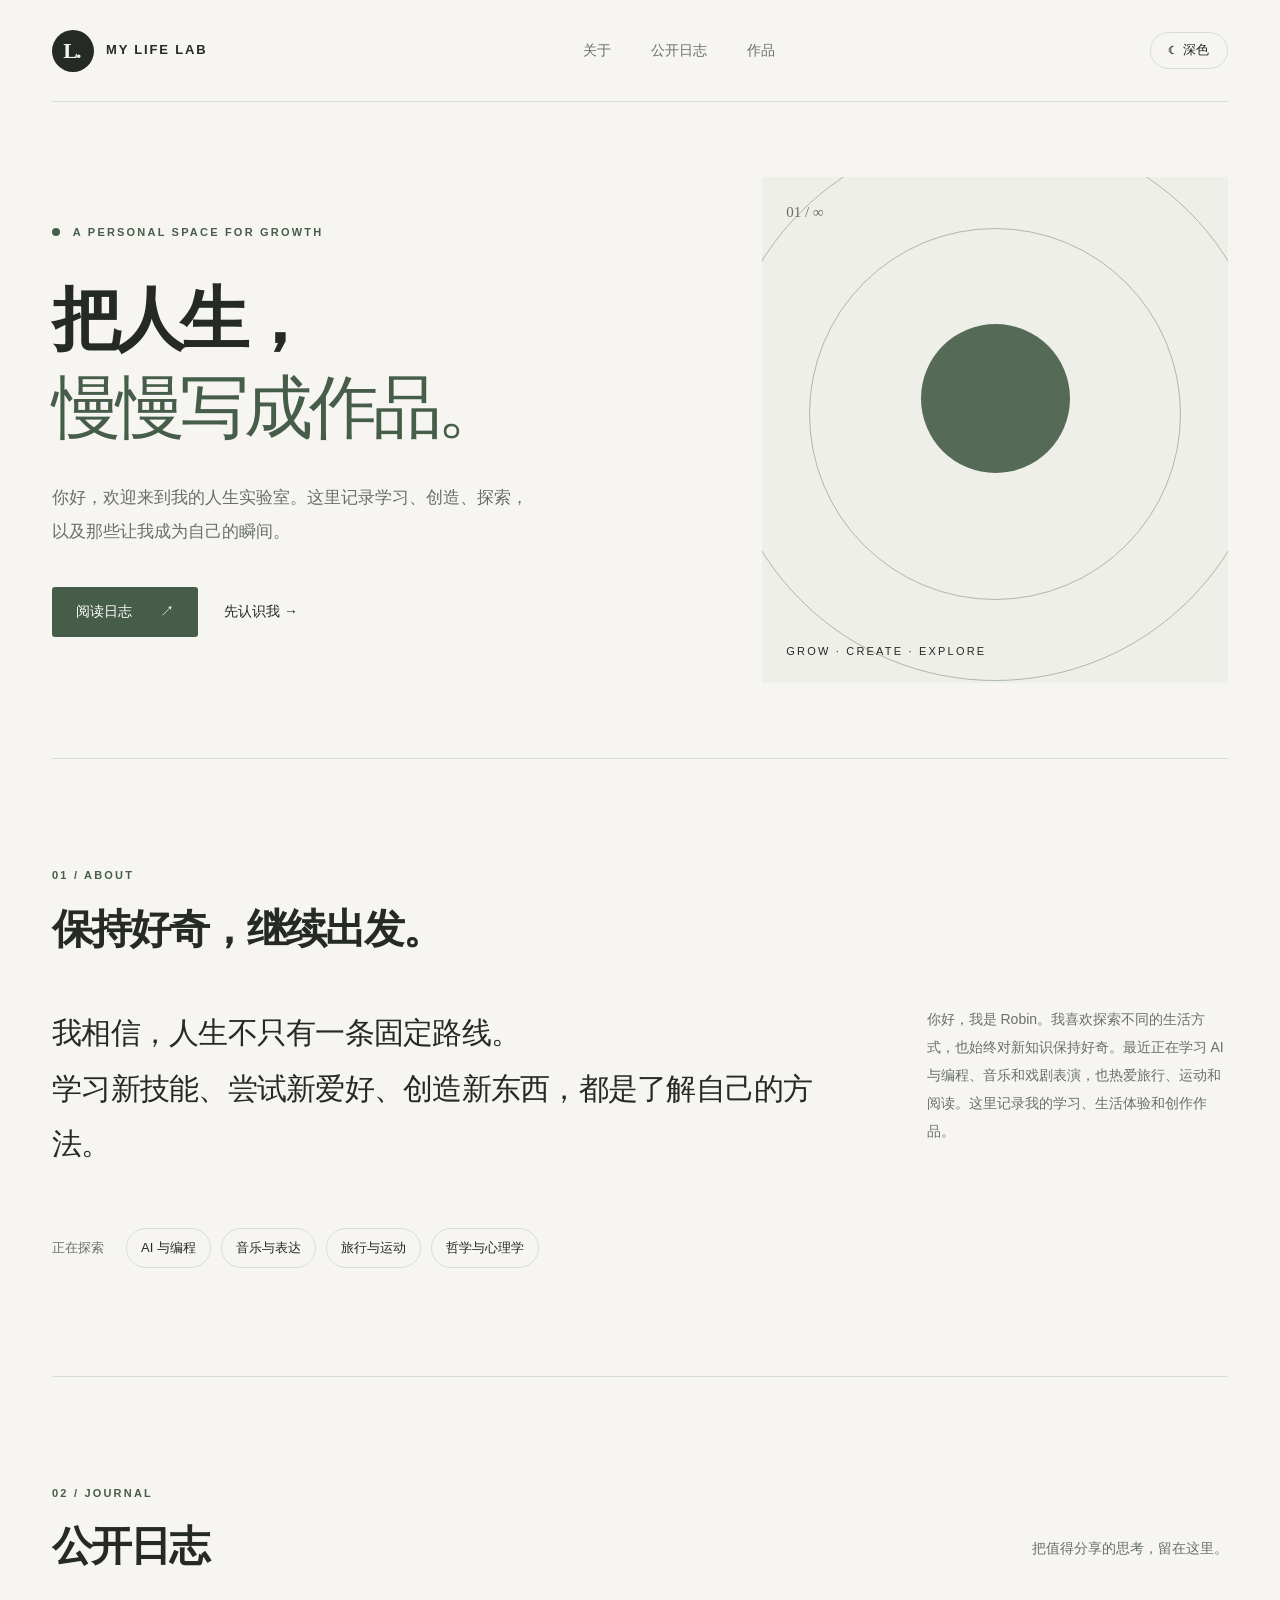
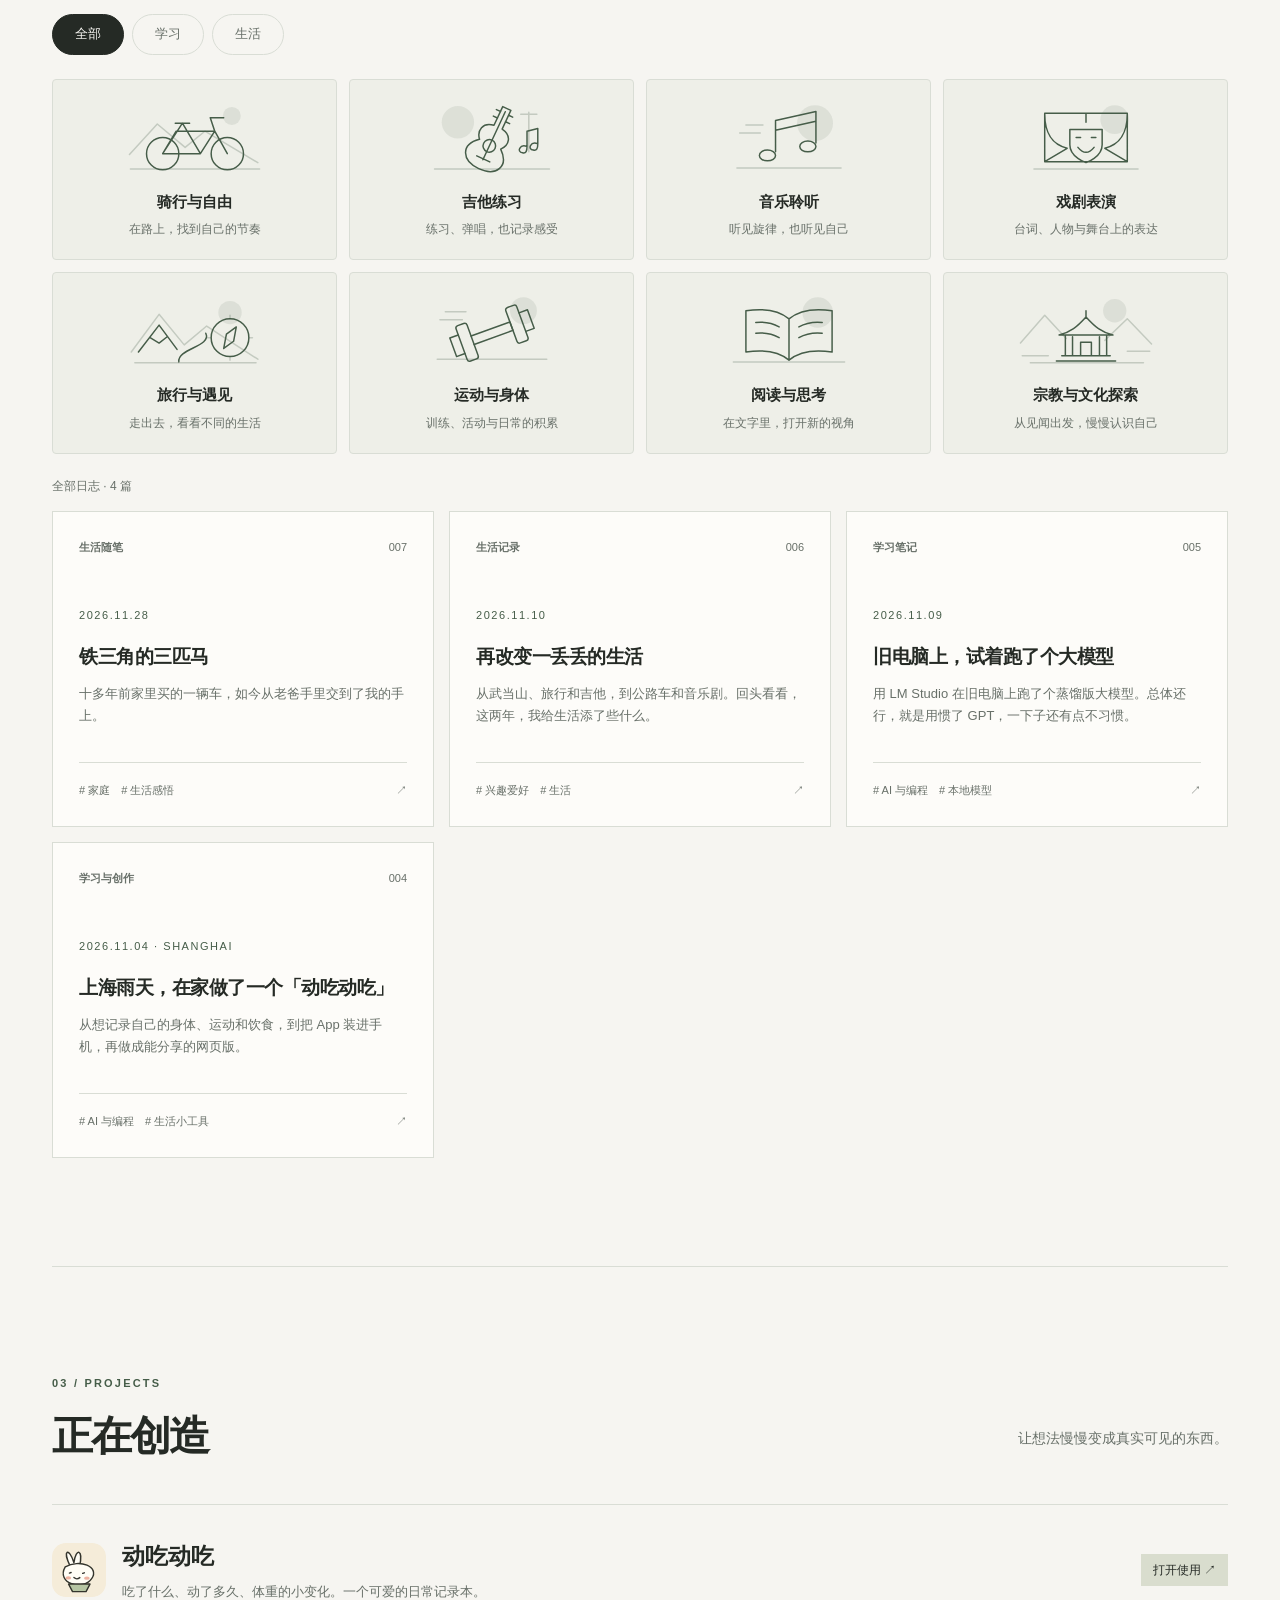
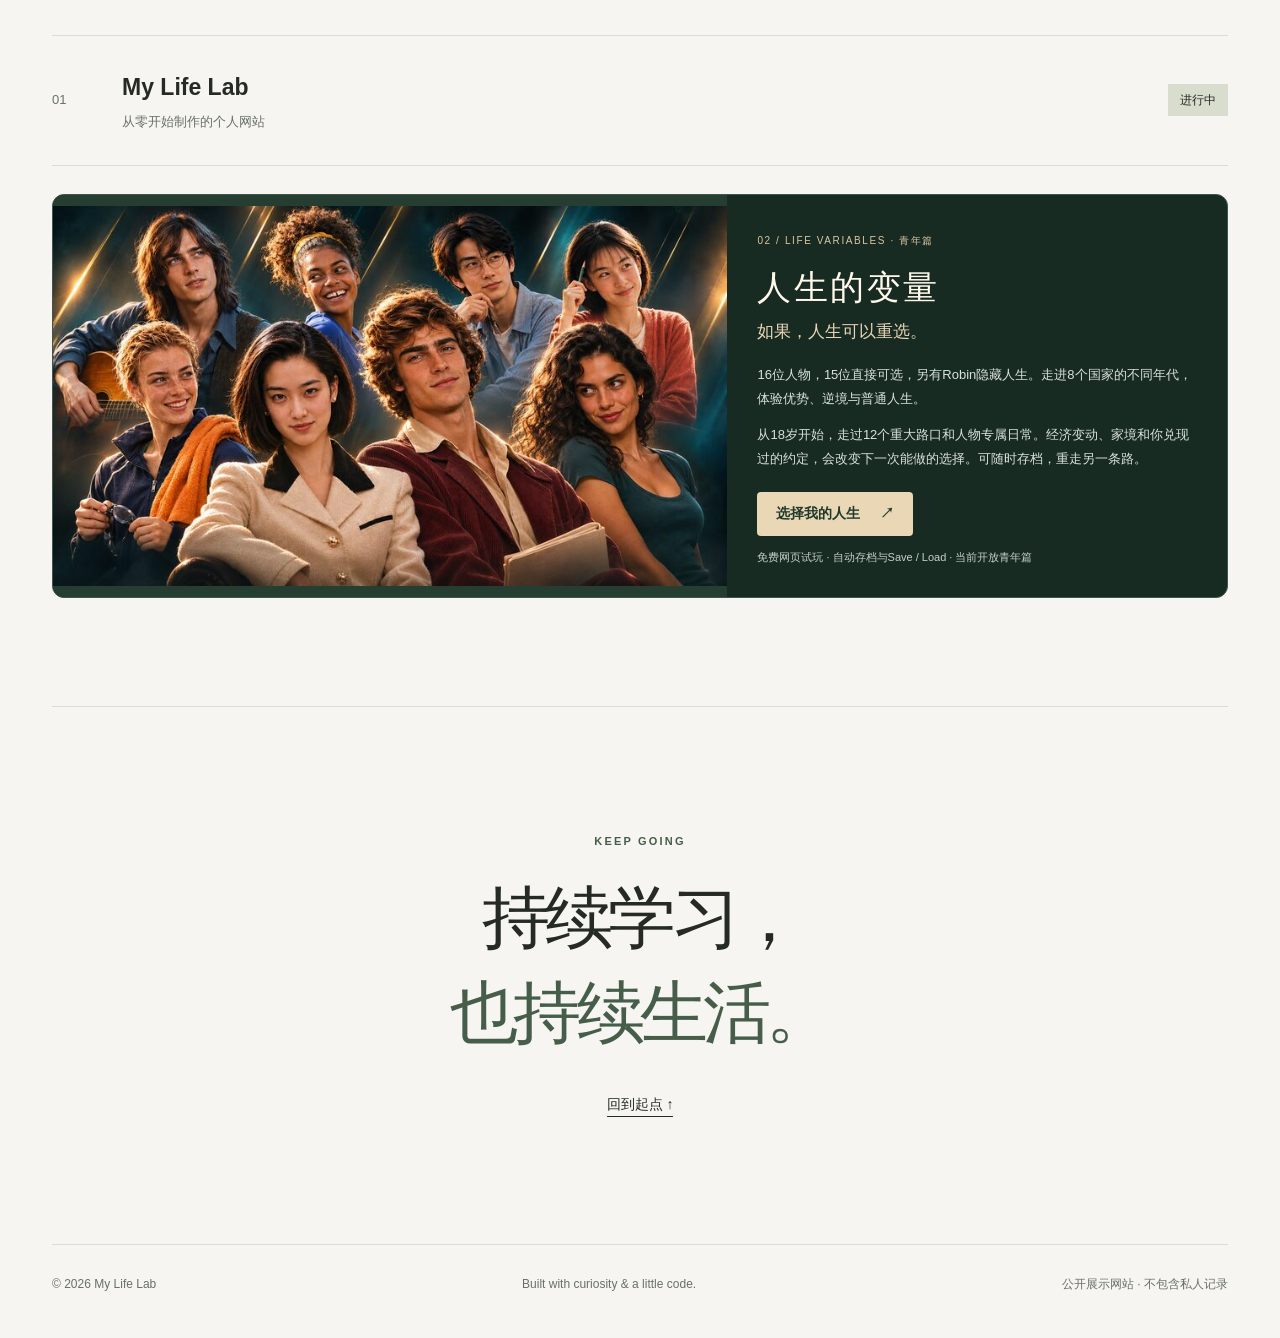
<file: index.html>
<!doctype html>
<html lang="zh-CN">
<head>
  <meta charset="UTF-8" />
  <meta name="viewport" content="width=device-width, initial-scale=1" />
  <meta name="description" content="My Life Lab：记录生活、学习与创作的个人网站。" />
  <title>My Life Lab · 人生实验室</title>
  <link rel="stylesheet" href="style.css" />
  <link rel="stylesheet" href="life/landing.css?v=20261127-poster" />
  <script src="script.js" defer></script>
</head>
<body>
  <!-- HTML 负责页面的内容与结构。这个注释不会显示在网站上。 -->
  <div class="page-shell" id="top">
    <header class="site-header">
      <a class="brand" href="#top" aria-label="回到网站顶部">
        <span class="brand-mark" aria-hidden="true">L.</span>
        <span>MY LIFE LAB</span>
      </a>
      <nav class="desktop-nav" aria-label="主导航">
        <a href="#about">关于</a>
        <a href="#journal">公开日志</a>
        <a href="#projects">作品</a>
      </nav>
      <button class="theme-button" id="themeButton" type="button" aria-label="切换深色模式" aria-pressed="false">
        <span id="themeSymbol" aria-hidden="true">☾</span><span id="themeLabel">深色</span>
      </button>
    </header>

    <main>
      <section class="hero" aria-labelledby="heroTitle">
        <div class="hero-copy">
          <p class="eyebrow"><span class="pulse" aria-hidden="true"></span> A PERSONAL SPACE FOR GROWTH</p>
          <h1 id="heroTitle">把人生，<br /><em>慢慢写成作品。</em></h1>
          <p class="hero-lead">你好，欢迎来到我的人生实验室。这里记录学习、创造、探索，以及那些让我成为自己的瞬间。</p>
          <div class="hero-actions">
            <a class="primary-link" href="#journal">阅读日志 <span aria-hidden="true">↗</span></a>
            <a class="text-link" href="#about">先认识我 <span aria-hidden="true">→</span></a>
          </div>
        </div>
        <div class="hero-art" role="img" aria-label="抽象的线条与圆形，象征生命中持续展开的旅程">
          <div class="orbit orbit-one"></div><div class="orbit orbit-two"></div>
          <span class="art-number">01 / ∞</span>
          <div class="art-caption">GROW · CREATE · EXPLORE</div>
        </div>
      </section>

      <section class="section intro-section" id="about">
        <div class="section-heading">
          <p class="eyebrow">01 / ABOUT</p>
          <h2>保持好奇，继续出发。</h2>
        </div>
        <div class="intro-grid">
          <p class="large-copy">我相信，人生不只有一条固定路线。<br />学习新技能、尝试新爱好、创造新东西，都是了解自己的方法。</p>
          <div class="side-copy"><p>你好，我是 Robin。我喜欢探索不同的生活方式，也始终对新知识保持好奇。最近正在学习 AI 与编程、音乐和戏剧表演，也热爱旅行、运动和阅读。这里记录我的学习、生活体验和创作作品。</p></div>
        </div>
        <div class="interests">
          <span>正在探索</span>
          <span class="interest">AI 与编程</span><span class="interest">音乐与表达</span><span class="interest">旅行与运动</span><span class="interest">哲学与心理学</span>
        </div>
      </section>

      <section class="section journal-section" id="journal">
        <div class="section-topline">
          <div class="section-heading"><p class="eyebrow">02 / JOURNAL</p><h2>公开日志</h2></div>
          <p class="section-description">把值得分享的思考，留在这里。</p>
        </div>
        <div class="filter-group" aria-label="日志分类">
          <button class="filter-chip active" data-filter="all" type="button" aria-pressed="true">全部</button>
          <button class="filter-chip" data-filter="learning" type="button" aria-pressed="false">学习</button>
          <button class="filter-chip" data-filter="life" type="button" aria-pressed="false">生活</button>
        </div>
        <div class="experience-grid" role="group" aria-label="按体验浏览日志">
          <button class="experience-card" data-filter="cycling" type="button" aria-pressed="false" aria-controls="journalGrid">
            <svg class="experience-art" viewBox="0 0 160 88" aria-hidden="true" focusable="false">
              <circle class="art-fill" cx="121" cy="20" r="10" /><path class="art-faint" d="M7 63 38 29 69 55 91 37 150 72M8 79h144" />
              <circle cx="44" cy="62" r="18" /><circle cx="116" cy="62" r="18" /><path d="m44 62 22-34 20 34H44l15-25h43l14 25M86 62l16-25-5-15h15M58 28h16" />
            </svg>
            <span class="experience-title">骑行与自由</span>
            <span class="experience-note">在路上，找到自己的节奏</span>
          </button>
          <button class="experience-card" data-filter="guitar" type="button" aria-pressed="false" aria-controls="journalGrid">
            <svg class="experience-art" viewBox="0 0 160 88" aria-hidden="true" focusable="false">
              <circle class="art-fill" cx="42" cy="27" r="18" /><path class="art-faint" d="M16 79h128M121 16v44M112 18h18" />
              <g transform="rotate(25 80 47)"><path d="M75 31V8h10v23c13 2 15 13 8 21 17 14 8 30-13 30S50 66 67 52c-7-8-5-19 8-21Z" /><circle cx="80" cy="54" r="7" /><path d="M72 70h16M80 12v59M70 14h5m10 0h5M70 22h5m10 0h5" /></g>
              <path d="M119 37v17c-8-3-12 6-5 7 4 1 5-2 5-7m0-17 12-3v17c-8-3-12 6-5 7 4 1 5-2 5-7" />
            </svg>
            <span class="experience-title">吉他练习</span>
            <span class="experience-note">练习、弹唱，也记录感受</span>
          </button>
          <button class="experience-card" data-filter="music" type="button" aria-pressed="false" aria-controls="journalGrid">
            <svg class="experience-art" viewBox="0 0 160 88" aria-hidden="true" focusable="false">
              <circle class="art-fill" cx="109" cy="28" r="20" /><path class="art-faint" d="M22 78h116M32 30h19m-26 9h23" /><path d="M65 60V25l45-10v35M65 36l45-10" /><ellipse cx="56" cy="64" rx="9" ry="6" /><ellipse cx="101" cy="54" rx="9" ry="6" />
            </svg>
            <span class="experience-title">音乐聆听</span>
            <span class="experience-note">听见旋律，也听见自己</span>
          </button>
          <button class="experience-card" data-filter="theatre" type="button" aria-pressed="false" aria-controls="journalGrid">
            <svg class="experience-art" viewBox="0 0 160 88" aria-hidden="true" focusable="false">
              <circle class="art-fill" cx="112" cy="24" r="16" /><path class="art-faint" d="M22 79h116" /><path d="M34 17h92v54H34ZM34 17c0 24 9 35 25 39l-25 15m92-54c0 24-9 35-25 39l25 15M80 17v10M62 35h36v17c0 14-18 20-18 20s-18-6-18-20Z" /><path d="M69 44h5m12 0h5M71 55q9 11 18 0" />
            </svg>
            <span class="experience-title">戏剧表演</span>
            <span class="experience-note">台词、人物与舞台上的表达</span>
          </button>
          <button class="experience-card" data-filter="travel" type="button" aria-pressed="false" aria-controls="journalGrid">
            <svg class="experience-art" viewBox="0 0 160 88" aria-hidden="true" focusable="false">
              <circle class="art-fill" cx="119" cy="24" r="13" /><path class="art-faint" d="M9 68 40 26 68 60 93 39 150 76M13 80h135" />
              <path d="M17 68 40 38l20 27M30 52l10 6 9-7M62 79c-2-15 37-17 30-32" /><circle cx="119" cy="52" r="21" /><path d="m126 40-3 16-11 8 3-16Z" /><path class="art-faint" d="M119 27v4m0 42v4M94 52h4m42 0h4" />
            </svg>
            <span class="experience-title">旅行与遇见</span>
            <span class="experience-note">走出去，看看不同的生活</span>
          </button>
          <button class="experience-card" data-filter="sport" type="button" aria-pressed="false" aria-controls="journalGrid">
            <svg class="experience-art" viewBox="0 0 160 88" aria-hidden="true" focusable="false">
              <circle class="art-fill" cx="115" cy="22" r="15" /><path class="art-faint" d="M19 76h122M28 23h23m-29 9h25" /><g transform="rotate(-20 80 47)"><rect x="44" y="26" width="13" height="42" rx="3" /><rect x="103" y="26" width="13" height="42" rx="3" /><path d="M57 42h46v10H57M44 36H34v22h10m72-22h10v22h-10" /></g>
            </svg>
            <span class="experience-title">运动与身体</span>
            <span class="experience-note">训练、活动与日常的积累</span>
          </button>
          <button class="experience-card" data-filter="reading" type="button" aria-pressed="false" aria-controls="journalGrid">
            <svg class="experience-art" viewBox="0 0 160 88" aria-hidden="true" focusable="false">
              <circle class="art-fill" cx="112" cy="24" r="17" /><path class="art-faint" d="M18 79h124" /><path d="M80 31c-12-10-28-12-48-9v46c20-3 36-1 48 9 12-10 28-12 48-9V22c-20-3-36-1-48 9Zm0 0v46M43 35c10-1 19 1 26 5m-26 7c10-1 19 1 26 5m22-12c7-4 16-6 26-5m-26 17c7-4 16-6 26-5" />
            </svg>
            <span class="experience-title">阅读与思考</span>
            <span class="experience-note">在文字里，打开新的视角</span>
          </button>
          <button class="experience-card" data-filter="reflection" type="button" aria-pressed="false" aria-controls="journalGrid">
            <svg class="experience-art" viewBox="0 0 160 88" aria-hidden="true" focusable="false">
              <circle class="art-fill" cx="112" cy="22" r="13" /><path class="art-faint" d="M7 58 34 27 58 53M101 55l25-24 27 28M9 72h29m88-5h25M18 80h126" />
              <path d="M50 49c13-3 20-9 30-20 10 11 17 17 30 20H50Zm7 0v23m46-23v23M65 51v21m30-21v21M53 72h54M47 78h66M74 72V57h12v15M80 29v-7" />
            </svg>
            <span class="experience-title">宗教与文化探索</span>
            <span class="experience-note">从见闻出发，慢慢认识自己</span>
          </button>
        </div>
        <p class="journal-status" id="journalStatus" role="status" aria-live="polite" aria-atomic="true">全部日志 · 4 篇</p>
        <div class="journal-grid" id="journalGrid">
          <!-- 新增日志可复制 article；data-topics 用空格分隔体验分类：cycling guitar music theatre travel sport reading reflection。 -->
          <article class="journal-card" data-category="life">
            <a class="journal-entry-link" href="journal/2026-11-28-three-horses.html">
              <div class="card-top"><span class="card-label">生活随笔</span><span>007</span></div>
              <div class="card-body"><p class="card-date"><time datetime="2026-11-28">2026.11.28</time></p><h3>铁三角的三匹马</h3><p>十多年前家里买的一辆车，如今从老爸手里交到了我的手上。</p></div>
              <span class="card-bottom"># 家庭　# 生活感悟 <span aria-hidden="true">↗</span></span>
            </a>
          </article>
          <article class="journal-card" data-category="life" data-topics="cycling guitar music theatre travel sport reading reflection">
            <a class="journal-entry-link" href="journal/2026-11-10-life-interests.html">
              <div class="card-top"><span class="card-label">生活记录</span><span>006</span></div>
              <div class="card-body"><p class="card-date"><time datetime="2026-11-10">2026.11.10</time></p><h3>再改变一丢丢的生活</h3><p>从武当山、旅行和吉他，到公路车和音乐剧。回头看看，这两年，我给生活添了些什么。</p></div>
              <span class="card-bottom"># 兴趣爱好　# 生活 <span aria-hidden="true">↗</span></span>
            </a>
          </article>
          <article class="journal-card" data-category="learning">
            <a class="journal-entry-link" href="journal/2026-11-09-lm-studio.html">
              <div class="card-top"><span class="card-label">学习笔记</span><span>005</span></div>
              <div class="card-body"><p class="card-date"><time datetime="2026-11-09">2026.11.09</time></p><h3>旧电脑上，试着跑了个大模型</h3><p>用 LM Studio 在旧电脑上跑了个蒸馏版大模型。总体还行，就是用惯了 GPT，一下子还有点不习惯。</p></div>
              <span class="card-bottom"># AI 与编程　# 本地模型 <span aria-hidden="true">↗</span></span>
            </a>
          </article>
          <article class="journal-card" data-category="learning">
            <a class="journal-entry-link" href="journal/2026-11-04-dongchi.html">
              <div class="card-top"><span class="card-label">学习与创作</span><span>004</span></div>
              <div class="card-body"><p class="card-date"><time datetime="2026-11-04">2026.11.04</time> · SHANGHAI</p><h3>上海雨天，在家做了一个「动吃动吃」</h3><p>从想记录自己的身体、运动和饮食，到把 App 装进手机，再做成能分享的网页版。</p></div>
              <span class="card-bottom"># AI 与编程　# 生活小工具 <span aria-hidden="true">↗</span></span>
            </a>
          </article>
        </div>
        <p class="empty-message" id="emptyMessage" hidden>这个分类暂时没有文章。</p>
      </section>

      <section class="section project-section" id="projects">
        <div class="section-topline">
          <div class="section-heading"><p class="eyebrow">03 / PROJECTS</p><h2>正在创造</h2></div>
          <p class="section-description">让想法慢慢变成真实可见的东西。</p>
        </div>
        <div class="project-list">
          <a class="project-row project-app" href="./dongchi/" target="_blank" rel="noopener noreferrer" aria-label="打开动吃动吃网页版（新标签页）">
            <img class="project-app-icon" src="assets/dongchi-icon.svg" alt="" width="54" height="54" />
            <div><h3>动吃动吃</h3><p>吃了什么、动了多久、体重的小变化。一个可爱的日常记录本。</p></div>
            <span class="project-status">打开使用 ↗</span>
          </a>
          <div class="project-row"><span class="project-index">01</span><div><h3>My Life Lab</h3><p>从零开始制作的个人网站</p></div><span class="project-status">进行中</span></div>
          <a class="life-promo" href="./life/" aria-label="试玩人生的变量：16位人物，含Robin隐藏人生">
            <div class="life-promo-art"><img src="life/assets/life-ensemble-v2.jpg" srcset="life/assets/life-ensemble-v2-small.jpg 800w, life/assets/life-ensemble-v2.jpg 1600w" sizes="(max-width: 900px) calc(100vw - 40px), 60vw" width="1600" height="900" alt="人生的变量八人全明星群像：金智恩、Ethan、Camille、Maya、Noah、Ana、佐藤悠介与林禾" loading="lazy" decoding="async" /></div>
            <div class="life-promo-copy">
              <span class="life-promo-kicker">02 / LIFE VARIABLES · 青年篇</span>
              <h3>人生的变量</h3>
              <p class="life-promo-tagline">如果，人生可以重选。</p>
              <p>16位人物，15位直接可选，另有Robin隐藏人生。走进8个国家的不同年代，体验优势、逆境与普通人生。</p>
              <p>从18岁开始，走过12个重大路口和人物专属日常。经济变动、家境和你兑现过的约定，会改变下一次能做的选择。可随时存档，重走另一条路。</p>
              <span class="life-promo-cta">选择我的人生 <span aria-hidden="true">↗</span></span>
              <small>免费网页试玩 · 自动存档与Save / Load · 当前开放青年篇</small>
            </div>
          </a>
        </div>
      </section>

      <section class="closing">
        <p class="eyebrow">KEEP GOING</p>
        <h2>持续学习，<br /><em>也持续生活。</em></h2>
        <a href="#top" class="closing-link">回到起点 ↑</a>
      </section>
    </main>

    <footer class="site-footer">
      <span>© <span id="year">2026</span> My Life Lab</span>
      <span>Built with curiosity &amp; a little code.</span>
      <span>公开展示网站 · 不包含私人记录</span>
    </footer>
  </div>
</body>
</html>
</file>
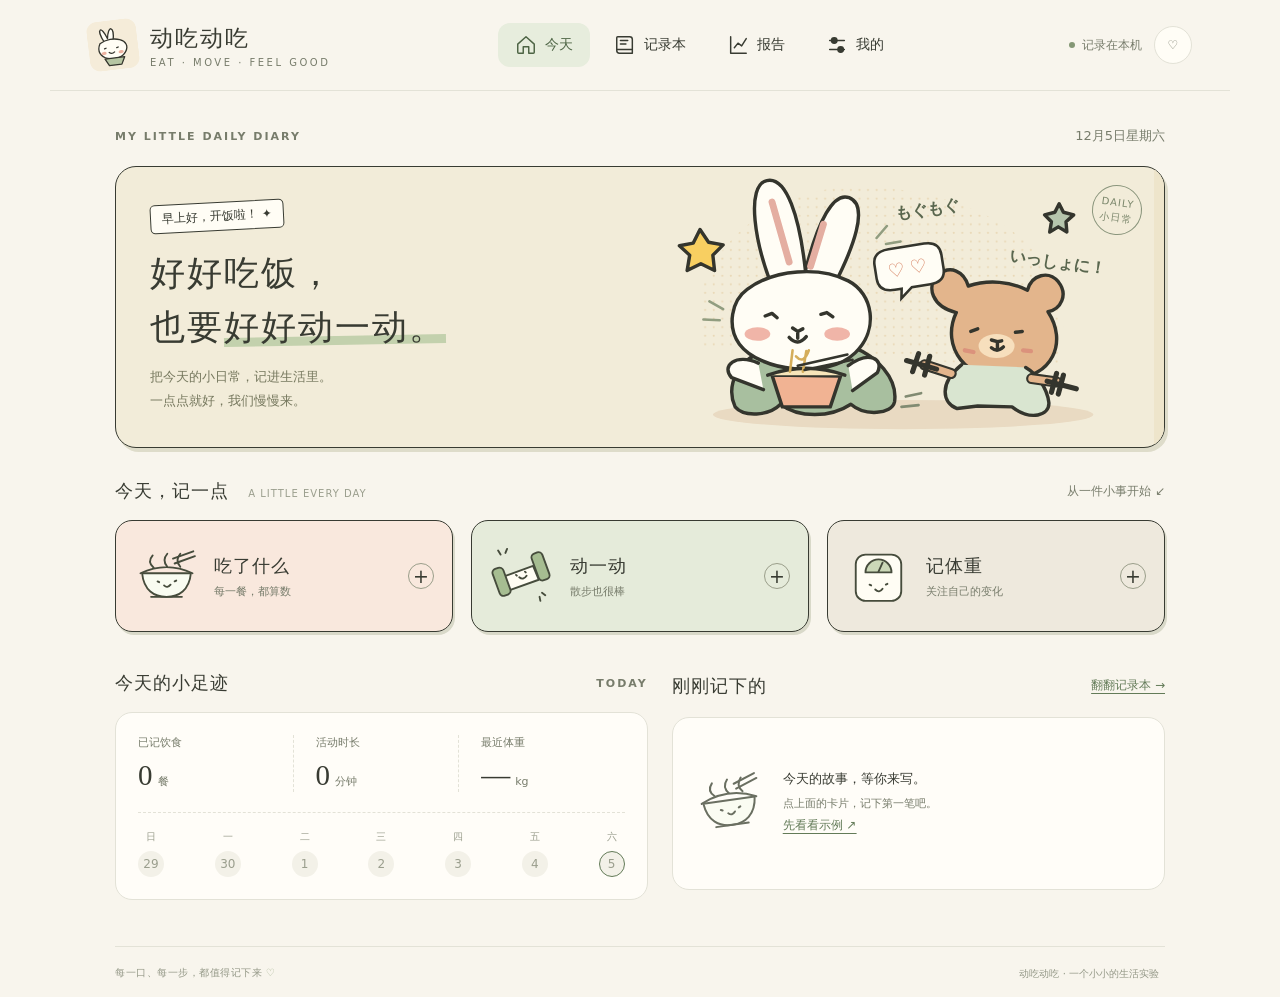
<file: dongchi/index.html>
<!doctype html><html lang="zh-CN"><head><meta charset="UTF-8"><meta name="viewport" content="width=device-width, initial-scale=1, viewport-fit=cover"><meta name="theme-color" content="#f8f5ed"><meta name="description" content="动吃动吃，一起好好吃饭，好好生活。记录饮食、运动、体重，生成自己的日常报告。"><meta name="apple-mobile-web-app-capable" content="yes"><title>动吃动吃 · 日常小记</title><link rel="icon" href="./icon.svg" type="image/svg+xml"><link rel="apple-touch-icon" href="./apple-touch-icon.png"><link rel="manifest" href="./manifest.webmanifest"><link rel="stylesheet" href="./style.css"></head><body><div id="app"></div><dialog id="modal"></dialog><div id="toast" role="status" aria-live="polite"></div><script type="module" src="./app.js"></script></body></html>
</file>
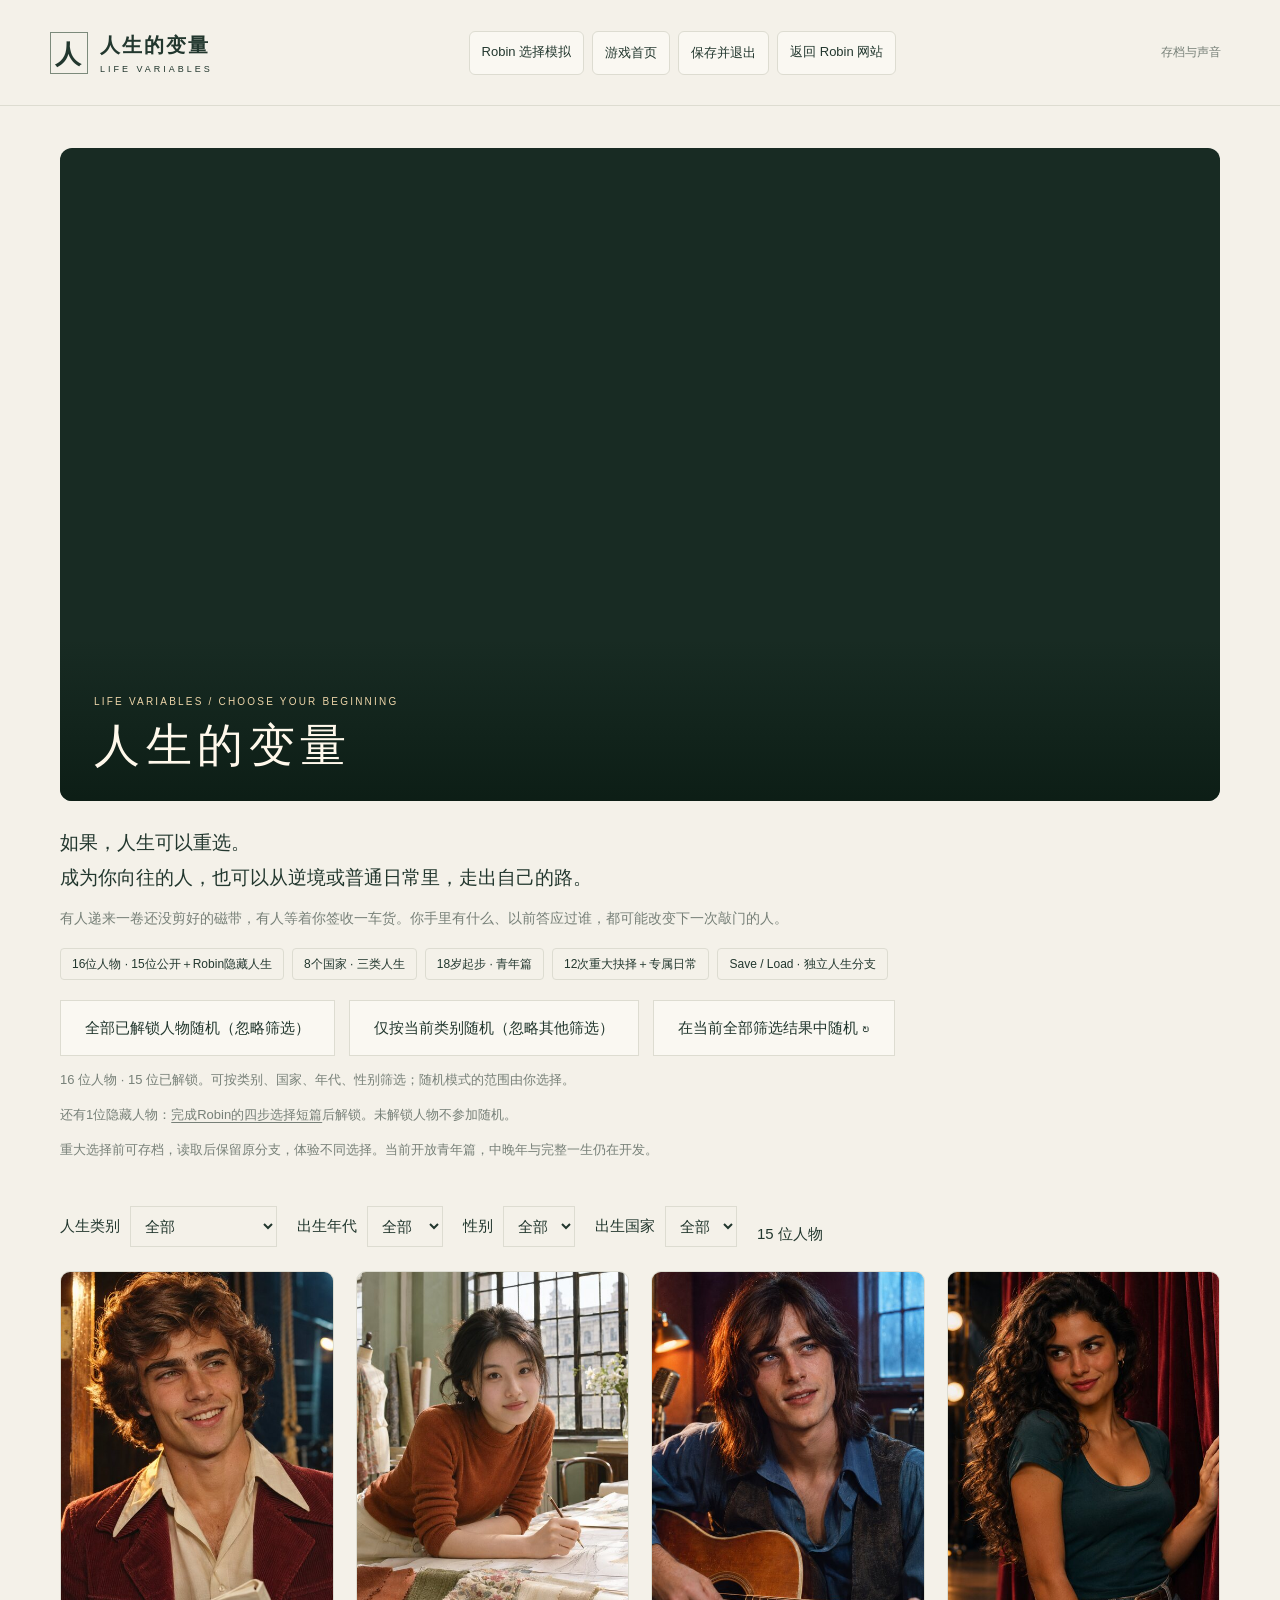
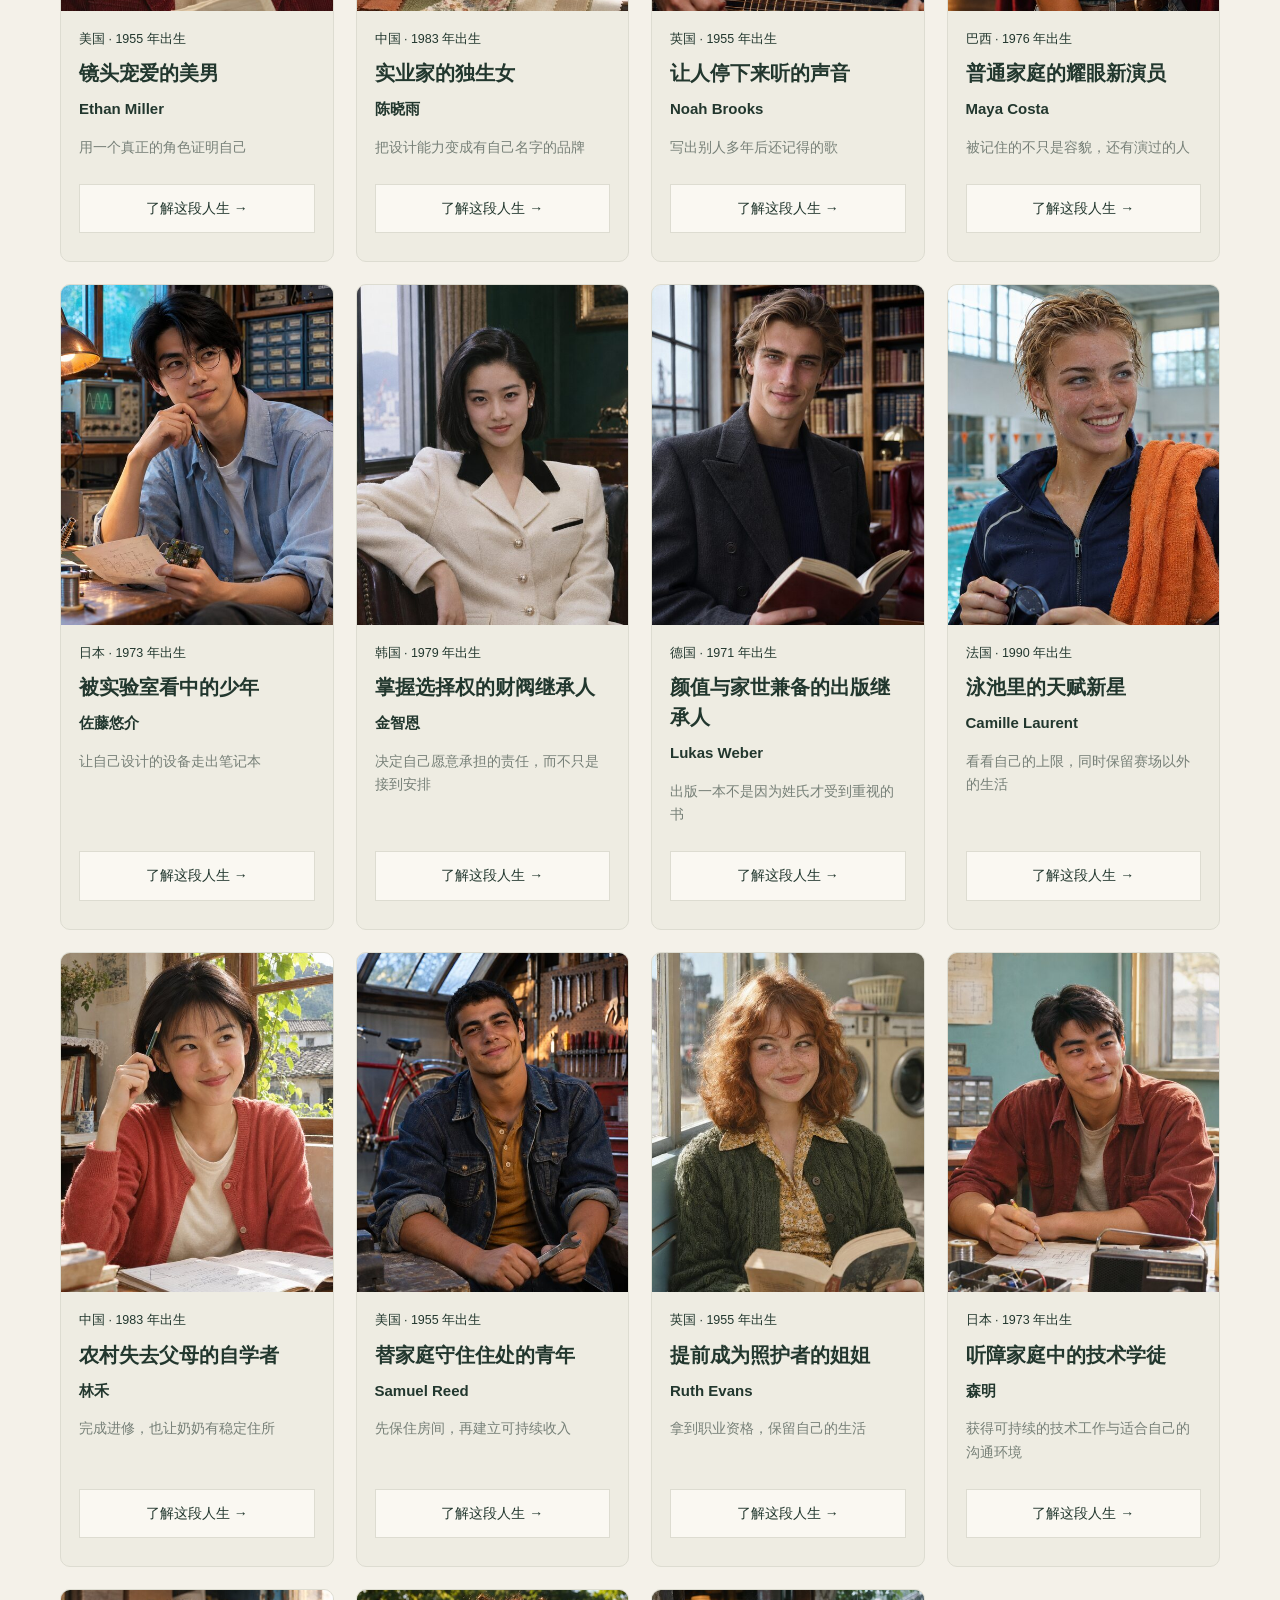
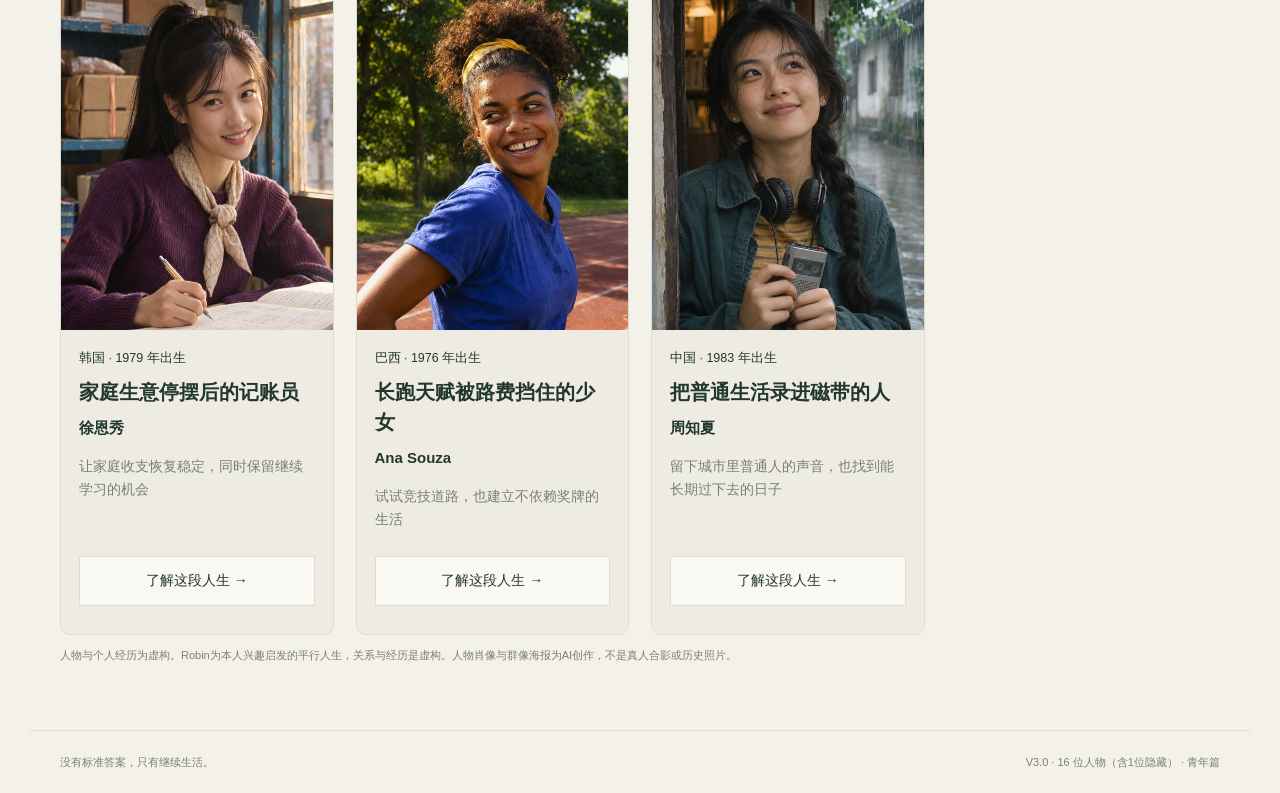
<file: life/index.html>
<!doctype html>
<html lang="zh-CN"><head><meta charset="UTF-8"><meta name="viewport" content="width=device-width,initial-scale=1"><meta name="theme-color" content="#182721"><meta name="description" content="人生的变量：16位人物，15位公开与Robin隐藏人生。体验8个国家的优势、逆境和普通人生；18岁开始，12次重大抉择与专属日常，支持Save / Load和独立人生分支。当前开放青年篇。"><title>人生的变量 · Life Variables</title><link rel="stylesheet" href="style.css?v=3-narrative"><link rel="stylesheet" href="landing.css?v=20261127-poster"><meta property="og:title" content="人生的变量 · 16种起点，你来选择"><meta property="og:description" content="15位公开人物＋Robin隐藏人生，8个国家。走进专属剧情与日常，保存人生路口，尝试不同分支。当前开放青年篇。"><meta property="og:type" content="website"><meta property="og:url" content="https://robinshanghai.github.io/life/"><meta property="og:image" content="https://robinshanghai.github.io/life/assets/life-ensemble-v2.jpg"><meta property="og:image:alt" content="人生的变量八位角色全明星阵容海报"><meta property="og:image:width" content="1600"><meta property="og:image:height" content="900"><link rel="stylesheet" href="stage-albums.css?v=20261128"></head>
<body><header class="top"><a href="#" id="brand" class="brand"><span class="mark">人</span><span>人生的变量<small>LIFE VARIABLES</small></span></a><nav class="game-nav" aria-label="游戏导航"><a href="robin.html">Robin 选择模拟</a><button id="homeBtn">游戏首页</button><button id="exitBtn">保存并退出</button><a id="robinLink" href="../">返回 Robin 网站</a></nav><button class="quiet" id="menuBtn" aria-label="打开存档与声音设置">存档与声音</button></header>
<main id="app"></main><footer><span>没有标准答案，只有继续生活。</span><span>V3.0 · 16 位人物（含1位隐藏） · 青年篇</span></footer>
<dialog id="settings"><div class="dialog-head"><h2>留住这段人生</h2><button id="closeSettings" class="quiet" aria-label="关闭">✕</button></div><p>进度保存在当前浏览器。读取检查点会创建新分支；继续分支则接续该分支。换设备前请导出全部存档。</p><label for="saveName">存档名称</label><input id="saveName" maxlength="80" placeholder="例如：接受新工作之前"><button id="manualSave" class="wide">Save · 手动保存</button><fieldset class="sound-settings"><legend>声音设置</legend><label><input type="checkbox" id="soundEnabled"> 开启音效</label><label><input type="checkbox" id="ambientEnabled"> 开启场景环境声</label><label for="soundVolume">音量 <output id="soundVolumeValue" for="soundVolume">35%</output></label><input id="soundVolume" type="range" min="0" max="100" step="5" value="35"><button id="soundPreview" type="button" class="wide">试听提示音</button><p id="soundStatus" class="fine"></p></fieldset><div id="saveList"></div><button id="exportBtn" class="wide">导出存档 ↓</button><label class="file-button">导入存档 ↑<input type="file" id="importFile" accept=".json,application/json"></label><button id="fontBtn" class="wide">切换大字模式</button><button id="restartBtn" class="wide danger">相同起点重新开始（保留原分支）</button><p class="fine">人物为虚构，肖像由 AI 生成。时代事件附有史料，个人经历为虚构。本章肖像是人物 18 岁时的档案照。新人物出生于1955—1990年，历史出处在人物介绍中。个人经历与数值为虚构；2026年之后标为虚构未来。旧版 Ethan 存档仍可继续。</p></dialog>
<div id="toast" role="status" aria-live="polite"></div><script src="engine.js?v=3-narrative"></script><script src="characters.js?v=3-narrative"></script><script src="adversity.js?v=3-narrative"></script><script src="cast-additions.js?v=3-narrative"></script><script src="adversity-events.js?v=3-narrative"></script><script src="probability.js?v=3-narrative"></script><script src="story-expansion.js?v=3-narrative"></script>
<script src="personal-followups.js?v=3-narrative"></script><script src="dialogue-events.js?v=3-narrative"></script><script src="relationship-events.js?v=3-narrative"></script><script src="culture-events.js?v=3-narrative"></script><script src="continued-dialogue.js?v=3-narrative"></script><script src="cast-daily.js?v=3-narrative"></script><script src="new-lives-stories.js?v=3-narrative"></script><script src="story-events.js?v=3-narrative"></script><script src="cast-depth.js?v=3-narrative"></script><script src="opportunities.js?v=3-narrative"></script><script src="era-crossroads.js?v=3-narrative"></script><script src="character-engine.js?v=3-narrative"></script><script src="story-engine.js?v=3-narrative"></script><script src="saves.js?v=3-narrative"></script><script src="audio.js?v=3-narrative"></script><script src="hidden-character.js?v=3-narrative"></script><script src="stage-albums.js?v=3-narrative"></script><script src="scene-art.js?v=3-narrative"></script><script src="app.js?v=3-narrative"></script></body></html>
</file>
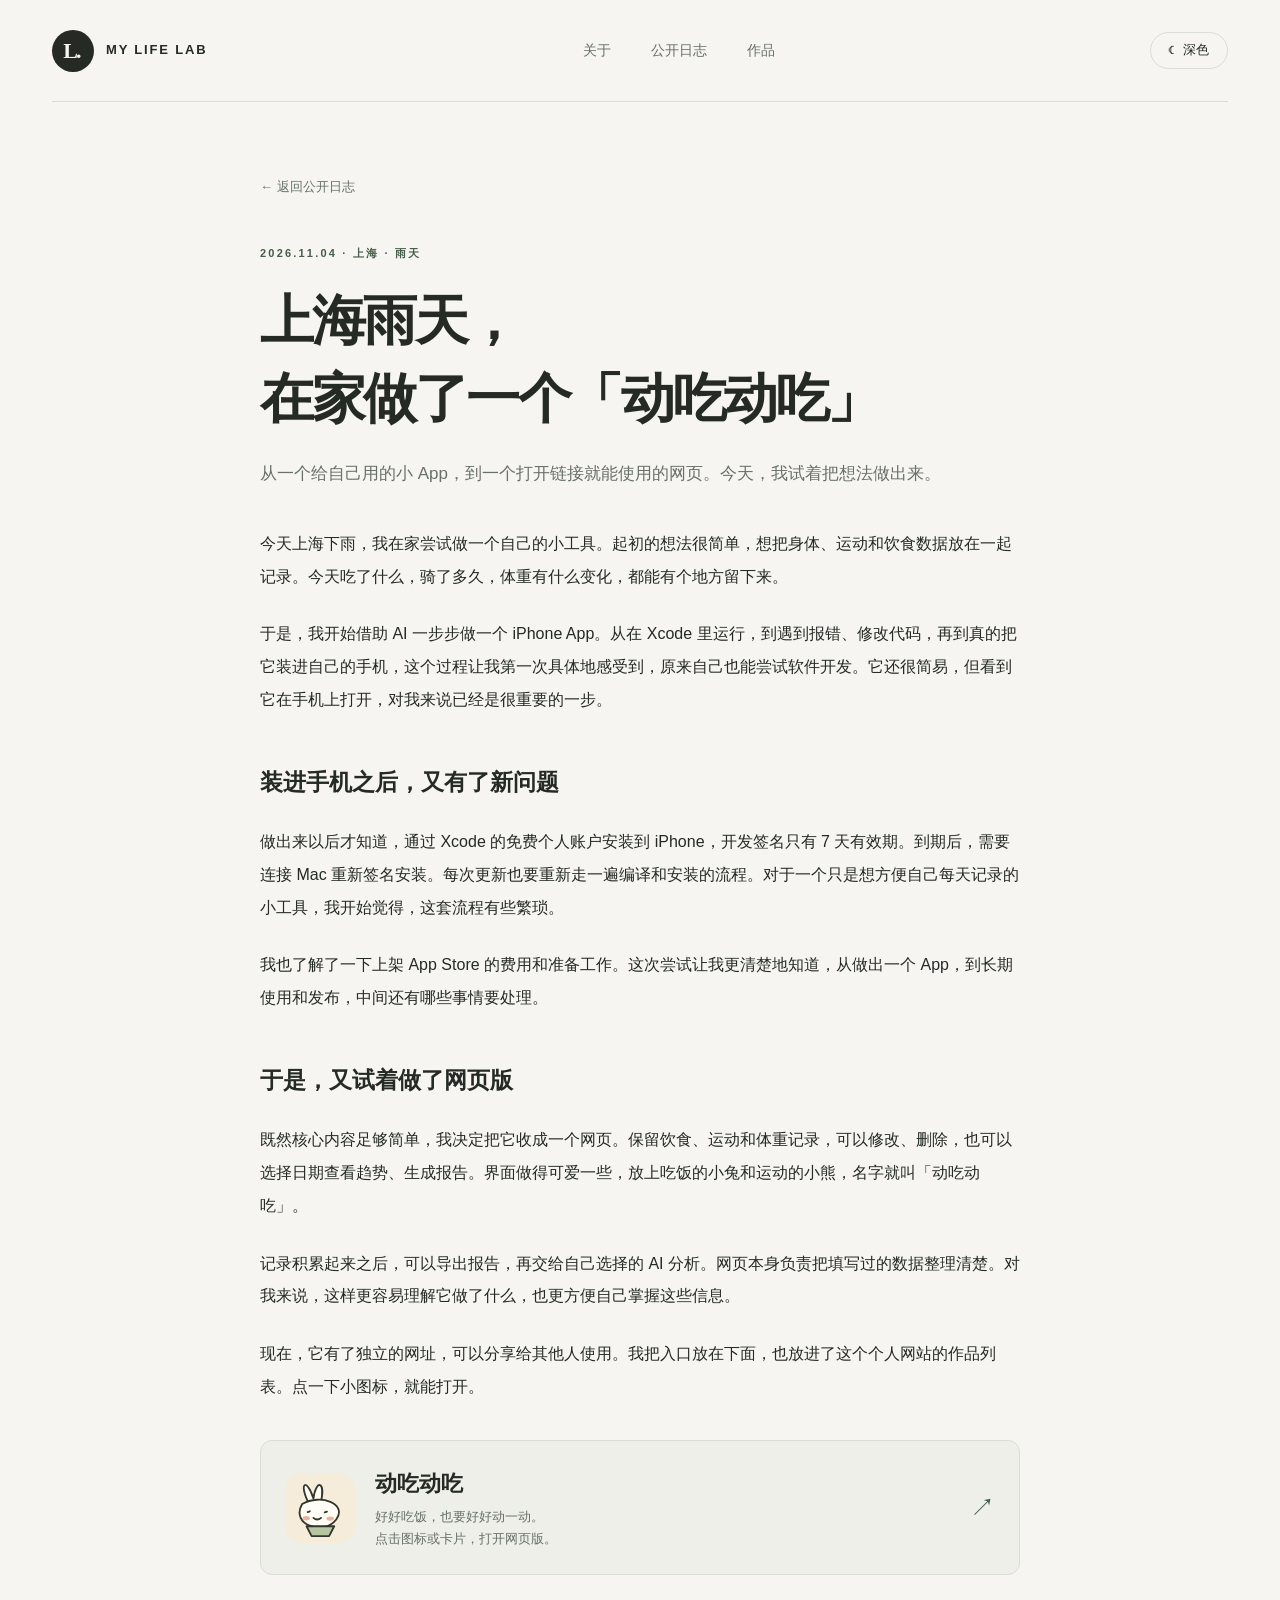
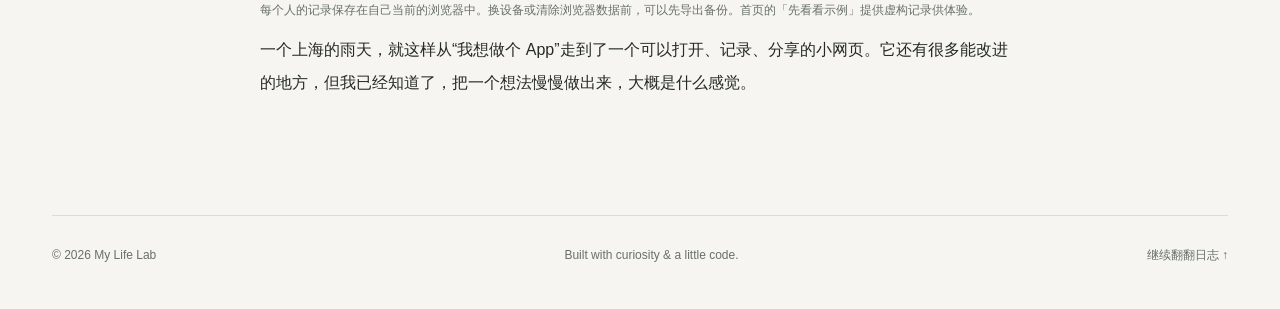
<file: journal/2026-11-04-dongchi.html>
<!doctype html>
<html lang="zh-CN">
<head>
  <meta charset="UTF-8" />
  <meta name="viewport" content="width=device-width, initial-scale=1" />
  <meta name="description" content="2026 年 11 月 4 日，上海下雨。在家从一个记录饮食、运动和身体数据的想法开始，做出 iPhone App，再把它变成可以分享的动吃动吃网页版。" />
  <title>上海雨天，在家做了一个「动吃动吃」 · My Life Lab</title>
  <link rel="stylesheet" href="../style.css" />
  <script src="../script.js" defer></script>
</head>
<body>
  <div class="page-shell" id="top">
    <header class="site-header">
      <a class="brand" href="../index.html" aria-label="返回 My Life Lab 首页">
        <span class="brand-mark" aria-hidden="true">L.</span><span>MY LIFE LAB</span>
      </a>
      <nav class="desktop-nav" aria-label="主导航">
        <a href="../index.html#about">关于</a><a href="../index.html#journal">公开日志</a><a href="../index.html#projects">作品</a>
      </nav>
      <button class="theme-button" id="themeButton" type="button" aria-label="切换深色模式" aria-pressed="false">
        <span id="themeSymbol" aria-hidden="true">☾</span><span id="themeLabel">深色</span>
      </button>
    </header>
    <main>
      <article class="post">
        <a class="post-back" href="../index.html#journal">← 返回公开日志</a>
        <header class="post-header">
          <p class="eyebrow"><time datetime="2026-11-04">2026.11.04</time> · 上海 · 雨天</p>
          <h1>上海雨天，<br />在家做了一个「动吃动吃」</h1>
          <p class="post-deck">从一个给自己用的小 App，到一个打开链接就能使用的网页。今天，我试着把想法做出来。</p>
        </header>
        <div class="post-body">
          <p>今天上海下雨，我在家尝试做一个自己的小工具。起初的想法很简单，想把身体、运动和饮食数据放在一起记录。今天吃了什么，骑了多久，体重有什么变化，都能有个地方留下来。</p>
          <p>于是，我开始借助 AI 一步步做一个 iPhone App。从在 Xcode 里运行，到遇到报错、修改代码，再到真的把它装进自己的手机，这个过程让我第一次具体地感受到，原来自己也能尝试软件开发。它还很简易，但看到它在手机上打开，对我来说已经是很重要的一步。</p>
          <h2>装进手机之后，又有了新问题</h2>
          <p>做出来以后才知道，通过 Xcode 的免费个人账户安装到 iPhone，开发签名只有 7 天有效期。到期后，需要连接 Mac 重新签名安装。每次更新也要重新走一遍编译和安装的流程。对于一个只是想方便自己每天记录的小工具，我开始觉得，这套流程有些繁琐。</p>
          <p>我也了解了一下上架 App Store 的费用和准备工作。这次尝试让我更清楚地知道，从做出一个 App，到长期使用和发布，中间还有哪些事情要处理。</p>
          <h2>于是，又试着做了网页版</h2>
          <p>既然核心内容足够简单，我决定把它收成一个网页。保留饮食、运动和体重记录，可以修改、删除，也可以选择日期查看趋势、生成报告。界面做得可爱一些，放上吃饭的小兔和运动的小熊，名字就叫「动吃动吃」。</p>
          <p>记录积累起来之后，可以导出报告，再交给自己选择的 AI 分析。网页本身负责把填写过的数据整理清楚。对我来说，这样更容易理解它做了什么，也更方便自己掌握这些信息。</p>
          <p>现在，它有了独立的网址，可以分享给其他人使用。我把入口放在下面，也放进了这个个人网站的作品列表。点一下小图标，就能打开。</p>
        </div>
        <a class="post-app-link" href="../dongchi/" target="_blank" rel="noopener noreferrer" aria-label="打开动吃动吃网页版（新标签页）">
          <img src="../assets/dongchi-icon.svg" alt="" width="70" height="70" />
          <span><strong>动吃动吃</strong><small>好好吃饭，也要好好动一动。<br />点击图标或卡片，打开网页版。</small></span>
          <span class="launch-arrow" aria-hidden="true">↗</span>
        </a>
        <p class="post-note">每个人的记录保存在自己当前的浏览器中。换设备或清除浏览器数据前，可以先导出备份。首页的「先看看示例」提供虚构记录供体验。</p>
        <div class="post-body">
          <p>一个上海的雨天，就这样从“我想做个 App”走到了一个可以打开、记录、分享的小网页。它还有很多能改进的地方，但我已经知道了，把一个想法慢慢做出来，大概是什么感觉。</p>
        </div>
      </article>
    </main>
    <footer class="site-footer">
      <span>© <span id="year">2026</span> My Life Lab</span>
      <span>Built with curiosity &amp; a little code.</span>
      <a href="../index.html#journal">继续翻翻日志 ↑</a>
    </footer>
  </div>
</body>
</html>
</file>
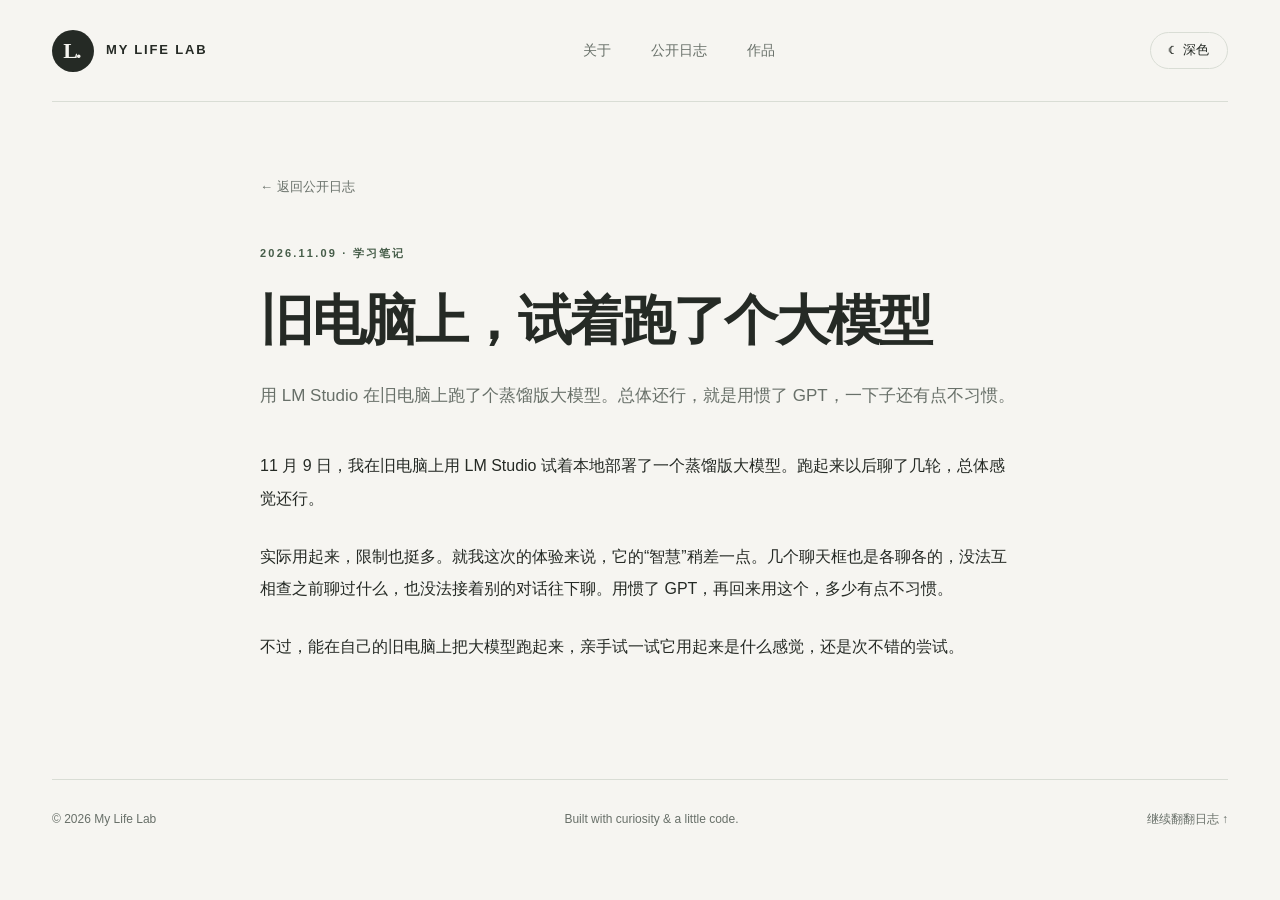
<file: journal/2026-11-09-lm-studio.html>
<!doctype html>
<html lang="zh-CN">
<head>
  <meta charset="UTF-8" />
  <meta name="viewport" content="width=device-width, initial-scale=1" />
  <meta name="description" content="用 LM Studio 在旧电脑上跑了个蒸馏版大模型。总体还行，就是用惯了 GPT，一下子还有点不习惯。" />
  <title>旧电脑上，试着跑了个大模型 · My Life Lab</title>
  <link rel="stylesheet" href="../style.css" />
  <script src="../script.js" defer></script>
</head>
<body>
  <div class="page-shell" id="top">
    <header class="site-header">
      <a class="brand" href="../index.html" aria-label="返回 My Life Lab 首页">
        <span class="brand-mark" aria-hidden="true">L.</span><span>MY LIFE LAB</span>
      </a>
      <nav class="desktop-nav" aria-label="主导航">
        <a href="../index.html#about">关于</a><a href="../index.html#journal">公开日志</a><a href="../index.html#projects">作品</a>
      </nav>
      <button class="theme-button" id="themeButton" type="button" aria-label="切换深色模式" aria-pressed="false">
        <span id="themeSymbol" aria-hidden="true">☾</span><span id="themeLabel">深色</span>
      </button>
    </header>
    <main>
      <article class="post">
        <a class="post-back" href="../index.html#journal">← 返回公开日志</a>
        <header class="post-header">
          <p class="eyebrow"><time datetime="2026-11-09">2026.11.09</time> · 学习笔记</p>
          <h1>旧电脑上，试着跑了个大模型</h1>
          <p class="post-deck">用 LM Studio 在旧电脑上跑了个蒸馏版大模型。总体还行，就是用惯了 GPT，一下子还有点不习惯。</p>
        </header>
        <div class="post-body">
          <p>11 月 9 日，我在旧电脑上用 LM Studio 试着本地部署了一个蒸馏版大模型。跑起来以后聊了几轮，总体感觉还行。</p>
          <p>实际用起来，限制也挺多。就我这次的体验来说，它的“智慧”稍差一点。几个聊天框也是各聊各的，没法互相查之前聊过什么，也没法接着别的对话往下聊。用惯了 GPT，再回来用这个，多少有点不习惯。</p>
          <p>不过，能在自己的旧电脑上把大模型跑起来，亲手试一试它用起来是什么感觉，还是次不错的尝试。</p>
        </div>
      </article>
    </main>
    <footer class="site-footer">
      <span>© <span id="year">2026</span> My Life Lab</span>
      <span>Built with curiosity &amp; a little code.</span>
      <a href="../index.html#journal">继续翻翻日志 ↑</a>
    </footer>
  </div>
</body>
</html>
</file>
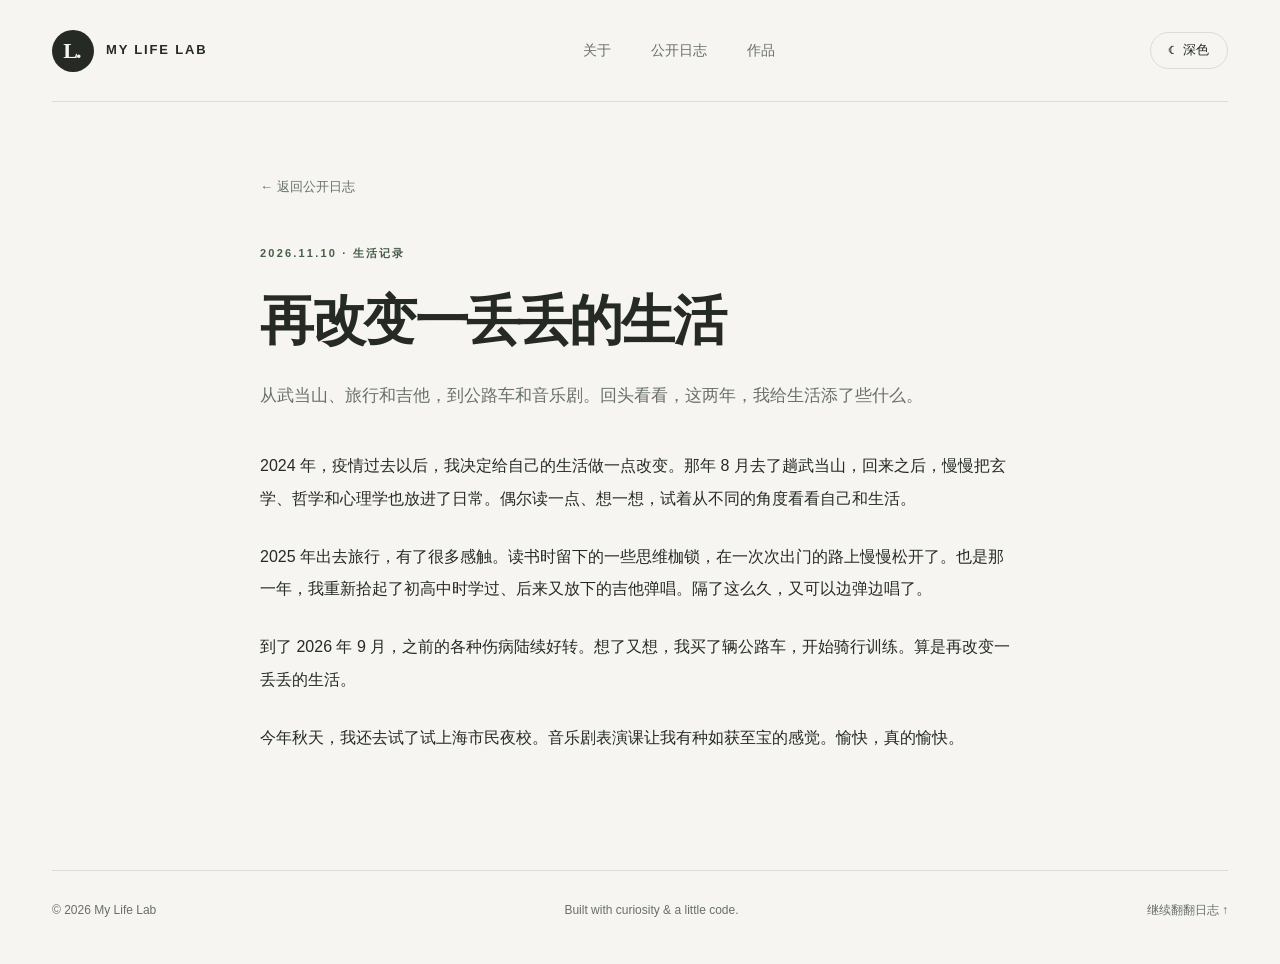
<file: journal/2026-11-10-life-interests.html>
<!doctype html>
<html lang="zh-CN">
<head>
  <meta charset="UTF-8" />
  <meta name="viewport" content="width=device-width, initial-scale=1" />
  <meta name="description" content="从武当山、旅行和吉他，到公路车和音乐剧。回头看看，这两年，我给生活添了些什么。" />
  <title>再改变一丢丢的生活 · My Life Lab</title>
  <link rel="stylesheet" href="../style.css" />
  <script src="../script.js" defer></script>
</head>
<body>
  <div class="page-shell" id="top">
    <header class="site-header">
      <a class="brand" href="../index.html" aria-label="返回 My Life Lab 首页">
        <span class="brand-mark" aria-hidden="true">L.</span><span>MY LIFE LAB</span>
      </a>
      <nav class="desktop-nav" aria-label="主导航">
        <a href="../index.html#about">关于</a><a href="../index.html#journal">公开日志</a><a href="../index.html#projects">作品</a>
      </nav>
      <button class="theme-button" id="themeButton" type="button" aria-label="切换深色模式" aria-pressed="false">
        <span id="themeSymbol" aria-hidden="true">☾</span><span id="themeLabel">深色</span>
      </button>
    </header>
    <main>
      <article class="post">
        <a class="post-back" href="../index.html#journal">← 返回公开日志</a>
        <header class="post-header">
          <p class="eyebrow"><time datetime="2026-11-10">2026.11.10</time> · 生活记录</p>
          <h1>再改变一丢丢的生活</h1>
          <p class="post-deck">从武当山、旅行和吉他，到公路车和音乐剧。回头看看，这两年，我给生活添了些什么。</p>
        </header>
        <div class="post-body">
          <p>2024 年，疫情过去以后，我决定给自己的生活做一点改变。那年 8 月去了趟武当山，回来之后，慢慢把玄学、哲学和心理学也放进了日常。偶尔读一点、想一想，试着从不同的角度看看自己和生活。</p>
          <p>2025 年出去旅行，有了很多感触。读书时留下的一些思维枷锁，在一次次出门的路上慢慢松开了。也是那一年，我重新拾起了初高中时学过、后来又放下的吉他弹唱。隔了这么久，又可以边弹边唱了。</p>
          <p>到了 2026 年 9 月，之前的各种伤病陆续好转。想了又想，我买了辆公路车，开始骑行训练。算是再改变一丢丢的生活。</p>
          <p>今年秋天，我还去试了试上海市民夜校。音乐剧表演课让我有种如获至宝的感觉。愉快，真的愉快。</p>
        </div>
      </article>
    </main>
    <footer class="site-footer">
      <span>© <span id="year">2026</span> My Life Lab</span>
      <span>Built with curiosity &amp; a little code.</span>
      <a href="../index.html#journal">继续翻翻日志 ↑</a>
    </footer>
  </div>
</body>
</html>
</file>
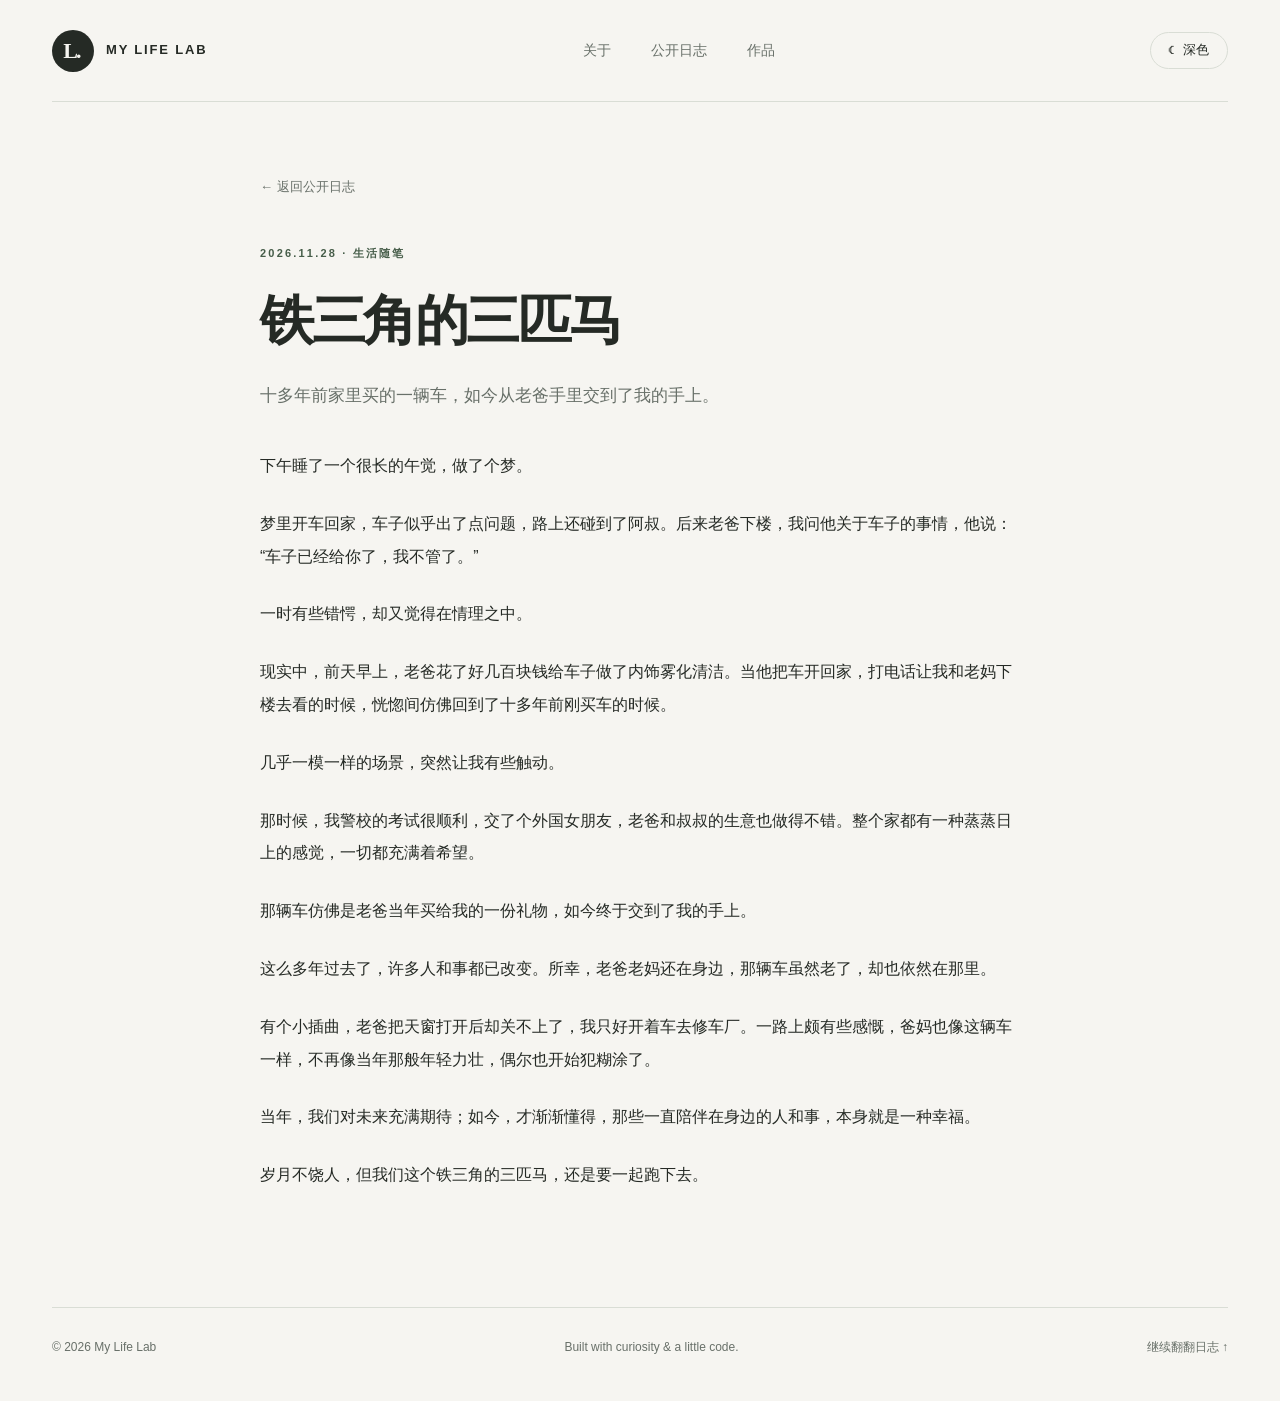
<file: journal/2026-11-28-three-horses.html>
<!doctype html>
<html lang="zh-CN">
<head>
  <meta charset="UTF-8" />
  <meta name="viewport" content="width=device-width, initial-scale=1" />
  <meta name="description" content="十多年前家里买的一辆车，如今从老爸手里交到了我的手上。" />
  <title>铁三角的三匹马 · My Life Lab</title>
  <link rel="stylesheet" href="../style.css" />
  <script src="../script.js" defer></script>
</head>
<body>
  <div class="page-shell" id="top">
    <header class="site-header">
      <a class="brand" href="../index.html" aria-label="返回 My Life Lab 首页">
        <span class="brand-mark" aria-hidden="true">L.</span><span>MY LIFE LAB</span>
      </a>
      <nav class="desktop-nav" aria-label="主导航">
        <a href="../index.html#about">关于</a><a href="../index.html#journal">公开日志</a><a href="../index.html#projects">作品</a>
      </nav>
      <button class="theme-button" id="themeButton" type="button" aria-label="切换深色模式" aria-pressed="false">
        <span id="themeSymbol" aria-hidden="true">☾</span><span id="themeLabel">深色</span>
      </button>
    </header>
    <main>
      <article class="post">
        <a class="post-back" href="../index.html#journal">← 返回公开日志</a>
        <header class="post-header">
          <p class="eyebrow"><time datetime="2026-11-28">2026.11.28</time> · 生活随笔</p>
          <h1>铁三角的三匹马</h1>
          <p class="post-deck">十多年前家里买的一辆车，如今从老爸手里交到了我的手上。</p>
        </header>
        <div class="post-body">
          <p>下午睡了一个很长的午觉，做了个梦。</p>
          <p>梦里开车回家，车子似乎出了点问题，路上还碰到了阿叔。后来老爸下楼，我问他关于车子的事情，他说：“车子已经给你了，我不管了。”</p>
          <p>一时有些错愕，却又觉得在情理之中。</p>
          <p>现实中，前天早上，老爸花了好几百块钱给车子做了内饰雾化清洁。当他把车开回家，打电话让我和老妈下楼去看的时候，恍惚间仿佛回到了十多年前刚买车的时候。</p>
          <p>几乎一模一样的场景，突然让我有些触动。</p>
          <p>那时候，我警校的考试很顺利，交了个外国女朋友，老爸和叔叔的生意也做得不错。整个家都有一种蒸蒸日上的感觉，一切都充满着希望。</p>
          <p>那辆车仿佛是老爸当年买给我的一份礼物，如今终于交到了我的手上。</p>
          <p>这么多年过去了，许多人和事都已改变。所幸，老爸老妈还在身边，那辆车虽然老了，却也依然在那里。</p>
          <p>有个小插曲，老爸把天窗打开后却关不上了，我只好开着车去修车厂。一路上颇有些感慨，爸妈也像这辆车一样，不再像当年那般年轻力壮，偶尔也开始犯糊涂了。</p>
          <p>当年，我们对未来充满期待；如今，才渐渐懂得，那些一直陪伴在身边的人和事，本身就是一种幸福。</p>
          <p>岁月不饶人，但我们这个铁三角的三匹马，还是要一起跑下去。</p>
        </div>
      </article>
    </main>
    <footer class="site-footer">
      <span>© <span id="year">2026</span> My Life Lab</span>
      <span>Built with curiosity &amp; a little code.</span>
      <a href="../index.html#journal">继续翻翻日志 ↑</a>
    </footer>
  </div>
</body>
</html>
</file>
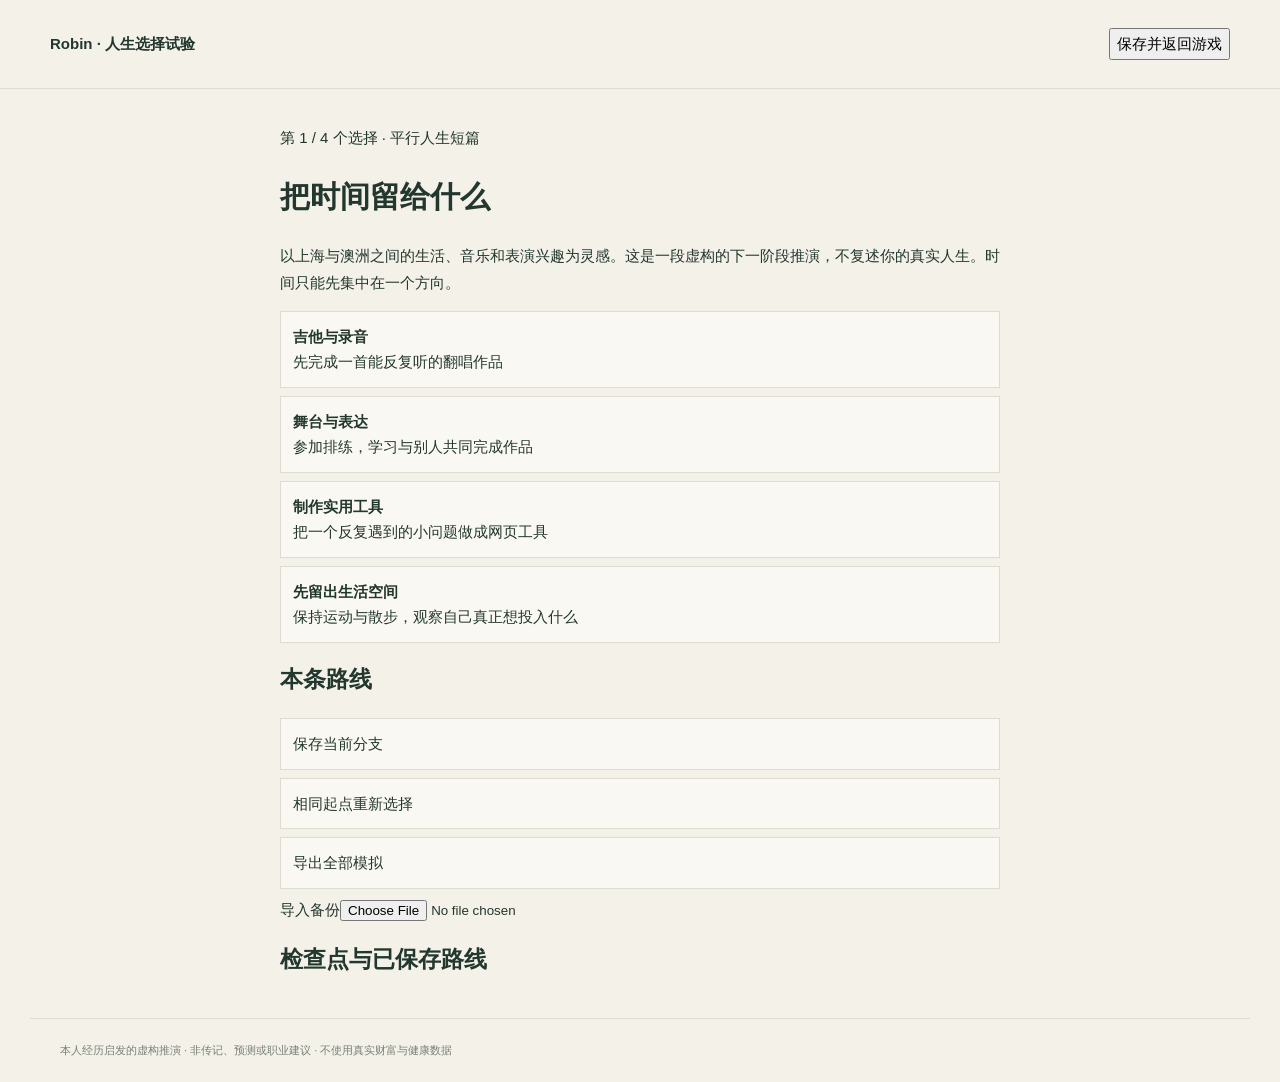
<file: life/robin.html>
<!doctype html><html lang="zh-CN"><head><meta charset="UTF-8"><meta name="viewport" content="width=device-width,initial-scale=1"><title>Robin · 人生选择试验</title><link rel="stylesheet" href="style.css"><style>#robinApp{max-width:760px;margin:auto;padding:20px}#robinApp .wide{margin:8px 0;text-align:left}#robinApp p,#robinApp li{line-height:1.8}</style></head><body><header class="top"><strong>Robin · 人生选择试验</strong><button id="exitRobin">保存并返回游戏</button></header><main id="robinApp"></main><footer>本人经历启发的虚构推演 · 非传记、预测或职业建议 · 不使用真实财富与健康数据</footer><script src="hidden-character.js?v=20261127-cast16"></script><script src="robin.js?v=3-narrative"></script></body></html>
</file>
<file: style.css>
/* CSS 负责外观：字体、颜色、间距，以及手机上的排版。 */
:root {
  color-scheme: light;
  --bg: #f6f5f1;
  --text: #252a25;
  --muted: #687069;
  --line: #d9ddd5;
  --panel: #eeefe8;
  --card: #fdfcf9;
  --accent: #465d49;
  --accent-text: #ffffff;
  --highlight: #d9ddce;
}
:root[data-theme="dark"] {
  color-scheme: dark;
  --bg: #181c1a;
  --text: #f2f0e9;
  --muted: #acb5aa;
  --line: #3e4740;
  --panel: #242b26;
  --card: #222923;
  --accent: #abc4a8;
  --accent-text: #182018;
  --highlight: #334336;
}
* { box-sizing: border-box; }
html { scroll-behavior: smooth; }
body { margin: 0; background: var(--bg); color: var(--text); font-family: -apple-system, BlinkMacSystemFont, "PingFang SC", "Microsoft YaHei", sans-serif; line-height: 1.7; }
a { color: inherit; text-decoration: none; }
button { font: inherit; }
a:focus-visible, button:focus-visible { outline: 3px solid var(--accent); outline-offset: 4px; }
.page-shell { max-width: 1280px; margin: 0 auto; padding: 0 52px; }
.site-header { display: flex; align-items: center; justify-content: space-between; min-height: 102px; border-bottom: 1px solid var(--line); gap: 24px; }
.brand { display: inline-flex; align-items: center; gap: 12px; font-size: 13px; font-weight: 800; letter-spacing: .14em; white-space: nowrap; }
.brand-mark { display: grid; place-items: center; height: 42px; width: 42px; background: var(--text); border-radius: 50%; color: var(--bg); font-family: Georgia, serif; font-size: 22px; letter-spacing: -.08em; padding-right: 3px; }
.desktop-nav { display: flex; gap: 40px; color: var(--muted); font-size: 14px; }
.desktop-nav a:hover, .text-link:hover, .closing-link:hover { color: var(--accent); }
.theme-button { display: flex; align-items: center; justify-content: center; gap: 8px; background: none; border: 1px solid var(--line); border-radius: 100px; color: var(--text); padding: 6px 16px; cursor: pointer; font-size: 13px; min-width: 78px; }
.theme-button:hover { background: var(--panel); }
.hero { display: grid; grid-template-columns: 1.18fr .82fr; min-height: 630px; border-bottom: 1px solid var(--line); align-items: center; gap: 40px; padding: 75px 0; }
.hero-copy { padding: 16px 0; }
.eyebrow { font-size: 11px; font-weight: 800; letter-spacing: .2em; line-height: 1.5; text-transform: uppercase; color: var(--accent); }
.pulse { display: inline-block; width: 8px; height: 8px; background: var(--accent); border-radius: 50%; margin-right: 8px; }
h1, h2, h3, p { margin-top: 0; }
h1 { font-size: clamp(42px, 5.4vw, 76px); font-weight: 600; line-height: 1.28; letter-spacing: -.07em; margin: 35px 0 28px; }
h1 em, .closing h2 em { font-family: Georgia, "Songti SC", "STSong", serif; font-style: normal; color: var(--accent); font-weight: 400; }
.hero-lead { font-size: 17px; line-height: 2; color: var(--muted); max-width: 490px; }
.hero-actions { display: flex; align-items: center; gap: 26px; margin-top: 38px; }
.primary-link { background: var(--accent); color: var(--accent-text); display: inline-flex; gap: 28px; align-items: center; padding: 13px 24px; font-size: 14px; border-radius: 3px; }
.primary-link:hover { filter: brightness(.88); }
.text-link { font-size: 14px; }
.hero-art { position: relative; width: 100%; aspect-ratio: .92; background: var(--panel); overflow: hidden; border-radius: 2px; }
.hero-art::after { content: ""; position: absolute; width: 32%; aspect-ratio: 1; background: var(--accent); border-radius: 50%; top: 29%; left: 34%; opacity: .9; }
.orbit { position: absolute; border: 1px solid var(--accent); border-radius: 50%; opacity: .38; aspect-ratio: 1; }
.orbit-one { width: 80%; left: 10%; top: 10%; }
.orbit-two { width: 118%; left: -9%; top: -9%; }
.art-number { position: absolute; left: 24px; top: 23px; font-family: Georgia, serif; font-size: 15px; color: var(--muted); }
.art-caption { position: absolute; left: 24px; bottom: 23px; z-index: 1; font-size: 11px; letter-spacing: .2em; }
.section { padding: 108px 0; border-bottom: 1px solid var(--line); scroll-margin-top: 22px; }
.section-heading h2 { font-size: clamp(30px, 3.2vw, 43px); letter-spacing: -.05em; line-height: 1.35; font-weight: 600; margin: 18px 0 0; }
.intro-grid { display: grid; grid-template-columns: 1.45fr .55fr; gap: 80px; margin-top: 48px; }
.large-copy { font-size: clamp(20px, 2.4vw, 30px); line-height: 1.85; letter-spacing: -.025em; }
.side-copy { font-size: 14px; color: var(--muted); line-height: 2; }
.muted-note { font-size: 12px; }
.interests { display: flex; flex-wrap: wrap; gap: 10px; align-items: center; margin-top: 26px; color: var(--muted); font-size: 13px; }
.interests > span:first-child { margin-right: 12px; }
.interest { display: inline-block; padding: 8px 14px; border: 1px solid var(--line); border-radius: 100px; color: var(--text); }
.section-topline { display: flex; align-items: end; justify-content: space-between; gap: 24px; }
.section-description { color: var(--muted); font-size: 14px; }
.filter-group { display: flex; flex-wrap: wrap; gap: 8px; margin: 40px 0 24px; }
.filter-chip { color: var(--muted); background: transparent; border: 1px solid var(--line); padding: 8px 22px; border-radius: 100px; font-size: 13px; cursor: pointer; }
.filter-chip.active { background: var(--text); border-color: var(--text); color: var(--bg); }
.filter-chip:hover:not(.active) { color: var(--text); }
.experience-grid { display: grid; grid-template-columns: repeat(4, minmax(0, 1fr)); gap: 12px; margin-bottom: 22px; }
.experience-card { display: flex; flex-direction: column; align-items: center; min-width: 0; padding: 18px 12px 20px; border: 1px solid var(--line); border-radius: 4px; background: var(--panel); color: var(--text); text-align: center; cursor: pointer; transition: border-color .2s ease, background-color .2s ease; }
.experience-card:hover { border-color: var(--accent); }
.experience-card.active { border-color: var(--accent); background: var(--highlight); box-shadow: inset 0 0 0 1px var(--accent); }
.experience-art { display: block; width: 144px; max-width: 100%; height: 79px; margin-bottom: 12px; fill: none; stroke: var(--accent); stroke-width: 1.65; stroke-linecap: round; stroke-linejoin: round; }
.experience-art .art-fill { fill: var(--accent); fill-opacity: .1; stroke: none; }
.experience-art .art-faint { opacity: .25; }
.experience-title { display: block; font-size: 15px; font-weight: 600; }
.experience-note { display: block; margin-top: 5px; color: var(--muted); font-size: 12px; line-height: 1.7; }
.journal-status { margin: 0 0 14px; color: var(--muted); font-size: 12px; }
.journal-grid { display: grid; grid-template-columns: repeat(3, 1fr); gap: 15px; }
.journal-card { display: flex; flex-direction: column; background: var(--card); border: 1px solid var(--line); padding: 26px; min-height: 316px; transition: transform .2s ease, border-color .2s ease; }
.journal-card:hover { transform: translateY(-3px); border-color: var(--accent); }
.journal-card[hidden] { display: none; }
.card-top { display: flex; justify-content: space-between; gap: 12px; color: var(--muted); font-size: 11px; }
.card-label { font-weight: 600; }
.card-body { flex: 1; margin-top: 50px; }
.card-date { color: var(--accent); letter-spacing: .14em; font-size: 11px; }
.card-body h3 { font-weight: 600; font-size: 19px; letter-spacing: -.025em; margin: 16px 0 10px; }
.card-body p:last-child { color: var(--muted); font-size: 13px; }
.card-bottom { padding-top: 18px; border-top: 1px solid var(--line); color: var(--muted); font-size: 11px; }
.empty-message { padding: 30px 0; color: var(--muted); }
.project-list { margin-top: 40px; border-top: 1px solid var(--line); }
.project-row { display: grid; grid-template-columns: 54px 1fr auto; gap: 16px; align-items: center; padding: 32px 0; border-bottom: 1px solid var(--line); }
.project-index { color: var(--muted); font-size: 13px; }
.project-row h3 { margin-bottom: 4px; font-size: 23px; font-weight: 600; }
.project-row p { margin: 0; font-size: 13px; color: var(--muted); }
.project-status { padding: 6px 12px; background: var(--highlight); font-size: 12px; white-space: nowrap; }
.project-status.planning { background: var(--panel); }
.closing { text-align: center; padding: 126px 0; }
.closing h2 { font-size: clamp(39px, 5.3vw, 69px); font-weight: 500; line-height: 1.4; letter-spacing: -.07em; margin: 22px 0 28px; }
.closing-link { border-bottom: 1px solid var(--text); font-size: 14px; padding-bottom: 4px; }
.site-footer { padding: 29px 0 44px; border-top: 1px solid var(--line); display: flex; gap: 22px; justify-content: space-between; flex-wrap: wrap; color: var(--muted); font-size: 12px; }
@media (max-width: 900px) {
  .page-shell { padding: 0 28px; }
  .hero { min-height: unset; gap: 24px; }
  .experience-grid { grid-template-columns: repeat(2, minmax(0, 1fr)); }
  .journal-grid { grid-template-columns: repeat(2, 1fr); }
  .journal-card:last-child { grid-column: span 2; min-height: 200px; }
  .card-body { margin-top: 25px; }
}
@media (max-width: 640px) {
  .page-shell { padding: 0 20px; }
  .site-header { min-height: 76px; }
  .desktop-nav { display: none; }
  .brand { font-size: 11px; }
  .brand-mark { height: 38px; width: 38px; }
  .theme-button { padding: 7px 11px; }
  .hero { display: flex; flex-direction: column; align-items: stretch; padding: 66px 0 55px; }
  .hero-art { margin-top: 12px; aspect-ratio: 1.5; }
  .hero-lead { font-size: 15px; }
  .hero-actions { margin-top: 30px; }
  .section { padding: 80px 0; }
  .intro-grid { grid-template-columns: 1fr; gap: 18px; margin-top: 32px; }
  .large-copy { font-size: 21px; }
  .section-topline { display: block; }
  .section-description { margin-top: 18px; }
  .experience-grid { gap: 10px; }
  .experience-card { padding: 14px 9px 16px; }
  .experience-art { width: 120px; height: 66px; margin-bottom: 10px; }
  .experience-title { font-size: 14px; }
  .experience-note { font-size: 11px; }
  .journal-grid { grid-template-columns: 1fr; }
  .journal-card, .journal-card:last-child { grid-column: auto; min-height: 255px; }
  .project-row { grid-template-columns: 28px 1fr; }
  .project-status { grid-column: 2; width: max-content; margin-top: -8px; }
  .project-row h3 { font-size: 20px; }
  .closing { padding: 100px 0; }
  .site-footer { display: grid; gap: 8px; }
}
@media (prefers-reduced-motion: reduce) {
  html { scroll-behavior: auto; }
  .journal-card, .experience-card { transition: none; }
}


/* 日志正文与动吃动吃入口沿用网站的浅色、深色主题。 */
.journal-entry-link { display: flex; flex-direction: column; flex: 1; }
.journal-entry-link .card-bottom { display: flex; justify-content: space-between; gap: 8px; }
.project-app-icon { display: block; border-radius: 14px; width: 54px; height: 54px; }
.project-app:hover h3 { color: var(--accent); }
.project-app:hover .project-app-icon { transform: rotate(-6deg); }
.post { max-width: 760px; margin: 0 auto; padding: 70px 0 90px; }
.post-back { font-size: 13px; color: var(--muted); }
.post-header { margin: 46px 0 38px; }
.post-header h1 { font-size: clamp(32px, 4.2vw, 54px); line-height: 1.45; letter-spacing: -.045em; margin: 20px 0; }
.post-deck { font-size: 17px; color: var(--muted); line-height: 1.9; }
.post-body { font-size: 16px; line-height: 2.05; }
.post-body p { margin-bottom: 25px; }
.post-body h2 { font-size: 23px; font-weight: 600; margin: 42px 0 20px; }
.post-app-link { display: flex; align-items: center; gap: 20px; padding: 24px; margin: 36px 0 24px; background: var(--panel); border: 1px solid var(--line); border-radius: 12px; }
.post-app-link img { flex-shrink: 0; width: 70px; height: 70px; border-radius: 17px; }
.post-app-link strong { display: block; font-size: 22px; font-weight: 600; }
.post-app-link small { display: block; color: var(--muted); font-size: 13px; line-height: 1.7; margin-top: 4px; }
.post-app-link .launch-arrow { margin-left: auto; color: var(--accent); font-size: 25px; }
.post-app-link:hover { border-color: var(--accent); }
.post-note { font-size: 12px; color: var(--muted); line-height: 1.9; }
@media (max-width: 640px) {
  .project-app { grid-template-columns: 46px 1fr; }
  .project-app-icon { width: 46px; height: 46px; }
  .post { padding: 38px 0 60px; }
  .post-header { margin: 32px 0 28px; }
  .post-deck { font-size: 15px; }
  .post-body { font-size: 15px; }
  .post-app-link { padding: 18px; gap: 14px; }
  .post-app-link img { width: 55px; height: 55px; }
}
</file>
<file: life/landing.css>
/* Shared landing artwork, scoped to the two game entrances. */
.life-promo{display:grid;grid-template-columns:1.35fr 1fr;overflow:hidden;margin:28px 0 0;border:1px solid #3e574a;border-radius:12px;background:#182b23;color:#f8f2e7;text-decoration:none;isolation:isolate}
.life-promo-art{background:#263d32;align-self:stretch;display:flex;align-items:center;min-width:0}
.life-promo-art img{display:block;width:100%;height:auto;aspect-ratio:16/9;object-fit:contain}
.life-promo-copy{padding:30px;align-self:center;min-width:0}
.life-promo-kicker{font-size:10px;letter-spacing:.16em;color:#dac6a0}
.life-promo h3{font:34px/1.4 Georgia,"Songti SC",serif;margin:12px 0 4px;letter-spacing:.07em;color:#fff8eb}
.life-promo .life-promo-tagline{font-size:17px;color:#e9d7b6;margin:0 0 16px}
.life-promo-copy p{font-size:13px;line-height:1.85;color:#d9e2d9;margin:12px 0}
.life-promo-cta{display:flex;justify-content:space-between;align-items:center;gap:20px;min-height:44px;width:fit-content;padding:10px 19px;margin:21px 0 12px;background:#e9d7b6;color:#20392b;border-radius:4px;font-size:14px;font-weight:600}
.life-promo-copy small{display:block;color:#c5d0c6;font-size:11px;line-height:1.7}
.life-promo:hover{border-color:#b49a66}.life-promo:hover .life-promo-cta{background:#fff0ce}
.life-promo:focus-visible{outline:3px solid #b49a66;outline-offset:5px}
.cast-intro.cast-landing{max-width:none;padding:0 0 32px}
.cast-poster{position:relative;overflow:hidden;border-radius:12px;background:#182b23;color:#fff8eb}
.cast-poster img{display:block;width:100%;height:auto;aspect-ratio:16/9;object-fit:contain}
.cast-poster-caption{position:absolute;bottom:0;left:0;right:0;padding:54px 34px 24px;background:linear-gradient(transparent,rgba(12,29,21,.94));pointer-events:none}
.cast-poster-caption .eyebrow{color:#edd5a9;margin:0;font-size:10px;letter-spacing:.22em}
.cast-poster-caption h1{margin:5px 0 0;font:46px/1.35 Georgia,"Songti SC",serif;color:#fff8eb;letter-spacing:.12em}
.cast-intro-copy{padding-top:24px;max-width:1000px}
.cast-intro-copy .intro-lead{color:var(--ink);font-size:19px;line-height:1.85;margin:0 0 10px}
.cast-intro-copy .intro-detail{font-size:14px;line-height:1.9;margin:0 0 16px}
.cast-intro-copy .fine{font-size:13px;margin:12px 0;line-height:1.8}
.cast-intro-copy .fine a{text-decoration:underline;text-underline-offset:3px}
.landing-facts{display:flex;flex-wrap:wrap;gap:8px;margin:14px 0 20px;padding:0;list-style:none}
.landing-facts li{font-size:12px;padding:5px 11px;border:1px solid var(--line);border-radius:4px;color:var(--ink)}
@media(max-width:900px){.life-promo{grid-template-columns:1fr}.life-promo-copy{padding:24px 28px}.life-promo-art img{width:100%}}
@media(max-width:600px){
 .cast-poster{border-radius:8px}.cast-poster-caption{position:static;padding:15px 18px 17px;background:#182b23}
 .cast-poster-caption h1{font-size:30px}.cast-poster-caption .eyebrow{font-size:8px;letter-spacing:.12em}
 .cast-intro-copy{padding-top:20px}.cast-intro-copy .intro-lead{font-size:17px}.landing-facts{gap:6px}
 .life-promo-copy{padding:22px}.life-promo h3{font-size:29px}.life-promo-cta{width:100%}
}
</file>
<file: dongchi/style.css>
:root{--paper:#f8f5ed;--ink:#383b32;--muted:#777c6b;--green:#637b58;--lightgreen:#e7eddd;--peach:#f7dfd2;--yellow:#f7e9b8;--line:#e3e2d7;--shadow:3px 4px 0 #3c4031;--radius:21px;font-family:'Hiragino Sans GB','PingFang SC','Microsoft YaHei',system-ui,sans-serif;color:var(--ink);background:var(--paper);font-synthesis:none}*{box-sizing:border-box}body{margin:0}button,input,select,textarea{font:inherit;color:inherit}button,a{-webkit-tap-highlight-color:transparent}button{cursor:pointer}button:disabled{opacity:.45;cursor:not-allowed}a{color:inherit}button:focus-visible,a:focus-visible{outline:3px solid #a16d3b;outline-offset:4px}button{border:0;background:none}h1,h2,h3,p{margin:0}button svg,.nav-icon svg{width:22px;height:22px;vertical-align:middle}svg{flex-shrink:0}.topbar{height:91px;max-width:1180px;margin:auto;display:flex;align-items:center;justify-content:space-between;padding:0 38px;border-bottom:1px solid var(--line)}.brand{display:flex;align-items:center;gap:12px;text-decoration:none}.brand img{width:50px;height:50px;transform:rotate(-7deg)}.brand b{font-size:23px;letter-spacing:2px}.brand small{display:block;color:var(--muted);font-size:10px;letter-spacing:2.5px;margin-top:3px}.desktop-nav{display:flex;gap:7px;align-items:center}.desktop-nav button{padding:11px 17px;font-size:14px;border-radius:12px;display:flex;align-items:center;gap:8px}.desktop-nav button.active{background:var(--lightgreen);color:#4d6444;font-weight:700}.top-end{display:flex;align-items:center;gap:12px;font-size:12px;color:var(--muted)}.local-dot{display:inline-flex;align-items:center;gap:7px}.local-dot:before{content:'';width:6px;height:6px;background:#849775;border-radius:50%}.icon-button{height:38px;width:38px;display:grid;place-items:center;border:1px solid var(--line);border-radius:50%;background:#fffdf6}.workspace{max-width:1110px;margin:auto;padding:32px 30px 24px}.eyebrow{color:var(--muted);font-size:11px;letter-spacing:2px;font-weight:600}.dayline{display:flex;align-items:center;justify-content:space-between;margin-bottom:21px}.date{font-size:13px;color:var(--muted)}.hero{min-height:269px;border:1.5px solid var(--ink);border-radius:var(--radius);background:#f2ecd9;position:relative;overflow:hidden;display:grid;grid-template-columns:1.1fr 1fr;padding:33px 34px;box-shadow:3px 4px 0 #dedcca}.hero:after{content:'';position:absolute;top:0;right:0;width:10px;height:100%;background:#eee5cb}.hero-copy{position:relative;z-index:1;align-self:center}.hero .bubble-label{display:inline-block;background:#fffdf5;border:1px solid var(--ink);padding:5px 11px;border-radius:5px;transform:rotate(-3deg);font-size:12px;margin-bottom:15px}.hero h1{font-size:35px;line-height:1.55;letter-spacing:2px;font-weight:800}.hero h1 span{position:relative;white-space:nowrap}.hero h1 span:after{content:'';position:absolute;left:0;bottom:2px;width:100%;height:9px;background:#c3d1ad;z-index:-1;transform:rotate(-1deg)}.hero p{font-size:13px;color:#76785e;margin-top:11px;line-height:1.8}.hero-art{width:100%;height:275px;object-fit:contain;position:absolute;right:0;bottom:-7px;width:52%}.hero-stamp{position:absolute;top:18px;right:22px;border:1px solid #8b967d;color:#7a866b;transform:rotate(8deg);font-size:10px;border-radius:50%;height:50px;width:50px;display:grid;place-content:center;text-align:center;line-height:1.5;letter-spacing:1px}.section-head{display:flex;justify-content:space-between;align-items:center;margin:31px 0 17px}.section-head h2{font-size:18px;letter-spacing:1px}.section-head h2 small{font-size:10px;color:#9a9e8d;font-weight:400;letter-spacing:1px;margin-left:12px}.section-head p{font-size:12px;color:var(--muted)}.text-button{color:var(--green);font-size:12px;padding:6px 0;text-decoration:underline;text-underline-offset:4px}.quick-grid{display:grid;grid-template-columns:repeat(3,1fr);gap:18px}.quick-card{border:1.5px solid var(--ink);border-radius:17px;display:flex;align-items:center;text-align:left;position:relative;gap:15px;padding:19px 18px;min-height:112px;box-shadow:2px 3px 0 #d9d9c9;transition:transform .15s,box-shadow .15s}.quick-card:hover{transform:translateY(-3px);box-shadow:3px 5px 0 #c6c7b5}.quick-card.food{background:#f9e8dd}.quick-card.activity{background:#e5ebda}.quick-card.weight{background:#eee9dd}.quick-card .art-icon{height:65px;width:65px}.quick-card strong{display:block;font-size:18px;letter-spacing:1px}.quick-card small{display:block;font-size:11px;margin-top:6px;color:var(--muted)}.quick-card .plus{margin-left:auto;width:26px;height:26px;border:1px solid #9a9e8a;border-radius:50%;display:grid;place-items:center;font-size:19px}.dashboard-bottom{display:grid;grid-template-columns:1.08fr 1fr;gap:24px;margin-top:8px}.panel{border:1px solid var(--line);background:#fffdf8;border-radius:17px;padding:22px}.panel-head{display:flex;align-items:center;justify-content:space-between;margin-bottom:20px}.panel-head h2{font-size:15px}.panel-head span{font-size:11px;color:var(--muted)}.stats{display:grid;grid-template-columns:repeat(3,1fr);gap:10px}.stat{border-right:1px dashed var(--line);padding:0 12px}.stat:first-child{padding-left:0}.stat:last-child{border:0}.stat-label{font-size:11px;color:var(--muted);margin-bottom:9px}.stat strong{font-size:29px;font-family:Georgia,serif;font-weight:400}.stat small{font-size:11px;color:var(--muted);margin-left:5px}.week-strip{display:flex;justify-content:space-between;border-top:1px dashed var(--line);margin-top:20px;padding-top:17px}.day-cell{text-align:center;font-size:10px;color:#9a9e8d}.day-cell i{font-style:normal;display:grid;place-items:center;border-radius:50%;background:#f3f1e8;height:26px;width:26px;margin-top:7px;font-size:12px}.day-cell.has i{background:#dce7d2;color:#526746}.day-cell.today i{border:1px solid var(--green)}.small-empty{display:flex;gap:19px;align-items:center;min-height:127px}.small-empty .empty-doodle{width:69px;height:69px;opacity:.8;transform:rotate(-8deg)}.small-empty p{font-size:13px;line-height:1.9}.small-empty small{color:var(--muted);font-size:11px;display:block;margin-top:5px}.entry-row{display:flex;align-items:center;gap:12px;padding:15px 0;border-bottom:1px dashed var(--line)}.entry-row:last-child{border:0}.entry-symbol{width:40px;height:40px;border-radius:12px;background:var(--lightgreen);display:grid;place-items:center}.entry-symbol.food{background:var(--peach)}.entry-symbol.weight{background:#eee8dd}.entry-row h3{font-size:13px;font-weight:600;line-height:1.6;word-break:break-word}.entry-row p{font-size:11px;color:var(--muted);line-height:1.6;margin-top:3px;white-space:pre-wrap;word-break:break-word}.entry-main{flex:1;min-width:0}.entry-actions{display:flex;gap:3px}.entry-actions button{padding:7px;color:var(--muted)}.entry-actions svg{width:17px;height:17px}.footer{max-width:1050px;margin:22px auto 0;border-top:1px solid var(--line);padding:19px 0 15px;display:flex;justify-content:space-between;color:#949887;font-size:10px;letter-spacing:.5px}.footer a{text-decoration:none}.footer-heart{color:#a5b292}.mobile-nav{display:none}.page-title{display:flex;justify-content:space-between;align-items:center;margin:5px 0 23px;gap:15px}.page-title h1{font-size:27px;letter-spacing:2px}.page-title p{font-size:12px;color:var(--muted);margin-top:9px;line-height:1.8}.primary{border:1px solid #4e6043;background:var(--green);color:white;border-radius:11px;padding:12px 20px;font-weight:600;font-size:13px}.primary:hover{background:#53694a}.secondary{border:1px solid var(--line);background:#fffdf8;border-radius:11px;padding:11px 17px;font-size:13px}.danger{color:#a34835;border-color:#dfbbaf}.actions{display:flex;gap:10px;flex-wrap:wrap}.filters{display:flex;gap:8px;flex-wrap:wrap;margin:17px 0}.chip{border:1px solid var(--line);border-radius:30px;padding:8px 15px;font-size:12px;background:#fffdf8}.chip.active{background:#e4ebd9;border-color:#8b9c7c;color:#49623d}.timeline-group{margin-bottom:22px}.timeline-date{font-size:12px;margin:20px 0 9px;color:var(--muted)}.timeline-group .panel{padding:4px 18px}.large-empty{text-align:center;padding:55px 15px}.large-empty img{height:130px;max-width:100%}.large-empty h2{font-size:17px;margin:16px 0 10px}.large-empty p{font-size:12px;color:var(--muted);line-height:1.9;margin-bottom:18px}.report-tools{display:flex;justify-content:space-between;align-items:center;gap:15px;flex-wrap:wrap}.dates{display:flex;align-items:center;gap:9px;font-size:12px}.dates input{width:145px;min-width:0}.report-grid{display:grid;grid-template-columns:2fr 1fr;gap:20px;margin-top:22px}.report-grid .panel{min-width:0}.chart-wrap{margin-top:24px}.chart{width:100%;height:230px;display:block;overflow:visible}.chart text{font-family:inherit;font-size:10px;fill:#8b907f}.chart-summary{font-size:12px;color:var(--muted);padding-top:15px;border-top:1px dashed var(--line);line-height:1.9}.report-stats{display:grid;gap:18px}.report-stats .report-metric{padding-bottom:16px;border-bottom:1px dashed var(--line)}.report-metric p{font-size:12px;color:var(--muted)}.report-metric strong{font-family:Georgia,serif;font-size:32px;font-weight:400;display:inline-block;margin-top:7px}.report-metric small{font-size:11px;color:var(--muted);margin-left:5px}.export-card{margin-top:22px}.export-card h2{font-size:15px;margin-bottom:10px}.export-card p,.help{font-size:12px;color:var(--muted);line-height:1.9}.export-card .actions{margin:17px 0}.settings-grid{display:grid;grid-template-columns:1fr 1fr;gap:20px}.settings-grid h2{font-size:16px;margin-bottom:12px}.settings-grid p{font-size:12px;line-height:1.9;color:var(--muted);margin-bottom:20px}.settings-grid .actions{flex-direction:column}.settings-grid .actions button{text-align:left}.demo-banner{background:#f5e7b8;border-bottom:1px solid #d8cba0;display:flex;justify-content:center;align-items:center;gap:18px;padding:10px 20px;font-size:12px}.demo-banner button{text-decoration:underline;font-weight:600}.error-banner{background:#f7dfd2;padding:15px;border:1px solid #c8876d;border-radius:10px;margin-bottom:20px;font-size:13px;line-height:1.8}.error-banner button{text-decoration:underline;margin-left:10px}.mini-note{font-size:11px;color:var(--muted);margin-top:12px;line-height:1.8}dialog{border:1.5px solid var(--ink);border-radius:22px;background:var(--paper);color:var(--ink);padding:27px;width:min(510px,calc(100% - 28px));max-height:90dvh;overflow:auto;box-shadow:5px 6px 0 #323b3130}dialog::backdrop{background:#333c355c;backdrop-filter:blur(3px)}.modal-head{display:flex;align-items:center;justify-content:space-between;margin-bottom:20px}.modal-head h2{font-size:21px}.modal-close{padding:8px;font-size:20px}.form-field{display:flex;flex-direction:column;gap:8px;font-size:12px;margin-bottom:15px}.form-row{display:grid;grid-template-columns:1fr 1fr;gap:13px}input,select,textarea{border:1px solid #d3d6c6;border-radius:10px;padding:11px 12px;background:#fffef9;width:100%;font-size:14px;outline:none}input:focus,select:focus,textarea:focus{border-color:#6e865e;box-shadow:0 0 0 2px #dbe5d0}textarea{resize:vertical;min-height:70px}.suggestions{display:flex;gap:6px;flex-wrap:wrap;margin:-4px 0 17px}.suggestions button{border:1px solid #d7dccb;background:#f0f2e8;border-radius:7px;padding:6px 9px;font-size:11px}.dialog-actions{display:flex;justify-content:flex-end;gap:10px;margin-top:22px}.form-error{color:#a34835;font-size:12px;margin:10px 0}.confirm-copy{font-size:14px;line-height:1.9}.modal-preview{width:100%;border:1px solid var(--line);border-radius:8px}.preview-help{font-size:12px;color:var(--muted);line-height:1.8;margin:10px 0}#toast{position:fixed;bottom:35px;left:50%;transform:translate(-50%,15px);background:#384432;color:#fff;padding:13px 23px;border-radius:14px;font-size:13px;z-index:20;opacity:0;pointer-events:none;transition:opacity .2s,transform .2s;max-width:85vw;text-align:center;box-shadow:0 4px 20px #0002}#toast.show{opacity:1;transform:translate(-50%,0)}.hidden{display:none!important}.count-badge{font-size:11px;background:#e8ecdF;border-radius:12px;padding:4px 10px;font-weight:400;margin-left:8px}.reading{max-width:700px;margin:auto;line-height:2}.reading h2{font-size:17px;margin:20px 0 8px}.reading p{font-size:14px;color:var(--muted);margin-bottom:10px}@media(min-width:1200px){.workspace{padding-top:36px}.hero{min-height:282px}.hero-art{height:300px}}@media(max-width:900px){.topbar{padding:0 24px}.desktop-nav button{padding:10px}.top-end .local-dot{display:none}.quick-card{padding:15px 12px;gap:8px}.quick-card .art-icon{width:50px}.quick-card strong{font-size:16px}.hero h1{font-size:30px}.hero{padding:28px}.workspace{padding:25px 24px}.footer{margin-left:24px;margin-right:24px}.hero-art{width:52%}.quick-card .plus{width:22px;height:22px}.dashboard-bottom{gap:17px}.panel{padding:18px}}@media(max-width:640px){.topbar{height:73px;padding:0 20px}.brand img{height:41px;width:41px}.brand b{font-size:20px}.brand small{font-size:8px}.desktop-nav{display:none}.workspace{padding:23px 18px 10px}.dayline{margin-bottom:15px}.eyebrow{font-size:9px}.date{font-size:11px}.hero{padding:23px 23px 0;min-height:355px;display:block}.hero h1{font-size:29px;line-height:1.5;letter-spacing:1.5px}.hero p{font-size:11px;margin-top:8px}.hero .bubble-label{font-size:10px;margin-bottom:12px}.hero-art{width:80%;height:209px;right:-12px;bottom:-11px}.hero-stamp{right:18px;top:17px;width:42px;height:42px;font-size:8px}.hero-copy{max-width:100%}.quick-grid{gap:10px}.quick-card{padding:14px 5px 12px;display:flex;flex-direction:column;gap:8px;text-align:center;min-height:133px;border-radius:13px}.quick-card .art-icon{width:46px;height:46px}.quick-card strong{font-size:15px}.quick-card small{font-size:9px;margin-top:5px}.quick-card .plus{position:absolute;right:7px;top:7px;width:15px;height:15px;font-size:12px;border-color:#b7bcaa}.section-head{margin:25px 0 15px}.section-head h2{font-size:17px}.section-head h2 small{display:none}.section-head p{font-size:10px}.dashboard-bottom{display:block}.dashboard-bottom>div>.section-head{margin-top:23px}.panel{padding:18px}.footer{margin:23px 18px 0;padding:17px 0 100px;font-size:9px;gap:10px;line-height:1.8}.mobile-nav{display:flex;position:fixed;bottom:0;left:0;right:0;z-index:5;background:#fffdf8ee;backdrop-filter:blur(16px);border-top:1px solid #dedfd2;justify-content:space-around;padding:10px 6px calc(11px + env(safe-area-inset-bottom))}.mobile-nav button{font-size:10px;color:#949b88;min-width:61px;display:flex;flex-direction:column;gap:4px;align-items:center}.mobile-nav button.active{color:#506643}.mobile-nav button.active:before{content:'';position:absolute;top:-2px;height:3px;width:24px;background:#70825e;border-radius:3px}.mobile-nav svg{width:22px;height:22px}.page-title h1{font-size:24px}.page-title .primary{padding:11px 13px}.page-title p{font-size:11px}.report-grid,.settings-grid{grid-template-columns:1fr}.report-tools{display:block}.dates input{width:calc((100vw - 90px)/2);font-size:13px;padding:10px 6px}.report-grid{gap:16px}.report-stats{grid-template-columns:repeat(3,1fr);gap:10px}.report-stats .report-metric{border:0;padding:0}.report-metric p{font-size:10px}.report-metric strong{font-size:25px}.export-card .actions>*{flex:1 1 40%;padding:11px 7px;font-size:12px}#toast{bottom:100px;min-width:170px}.demo-banner{font-size:11px;gap:8px;padding:9px 14px}.chart{height:210px}.form-row{gap:10px}dialog{padding:22px}.entry-actions{gap:0}.settings-grid .panel{padding:22px}}@media(prefers-reduced-motion:reduce){*{transition:none!important;scroll-behavior:auto!important}}
</file>
<file: life/style.css>
:root{--paper:#f4f1e9;--ink:#22372e;--muted:#778078;--line:#dddcd1;--green:#304c3d;--gold:#ad7e4b}*{box-sizing:border-box}body{margin:0;color:var(--ink);background:var(--paper);font:15px/1.7 -apple-system,BlinkMacSystemFont,"Segoe UI","PingFang SC",sans-serif}button,a,input{ -webkit-tap-highlight-color:transparent}button{font:inherit;cursor:pointer}a{color:inherit;text-decoration:none}button:focus-visible,a:focus-visible,label:focus-within{outline:3px solid #b98550;outline-offset:4px}button:disabled{cursor:not-allowed;opacity:.45}.top{max-width:1320px;margin:auto;display:flex;align-items:center;justify-content:space-between;padding:28px 50px;border-bottom:1px solid var(--line);gap:16px}.brand{display:flex;align-items:center;gap:12px;font-size:20px;font-weight:600;letter-spacing:2px}.brand small{display:block;font-size:9px;letter-spacing:3px;font-weight:400}.mark{border:1px solid #7c8a7b;width:38px;height:42px;display:grid;place-items:center;font-family:serif;font-size:26px}.edition,.quiet{font-size:12px;color:var(--muted)}.quiet{border:0;background:none;padding:9px}.quiet span{margin-left:12px}main{max-width:1220px;margin:42px auto 65px;padding:0 30px;min-height:70vh}.eyebrow{font-size:11px;letter-spacing:3px;text-transform:uppercase;color:var(--gold);margin-bottom:18px}.cover{display:grid;grid-template-columns:1fr 1fr;min-height:610px;background:#eae8dd}.cover-copy{padding:64px 50px;align-self:center}.cover h1{font:48px/1.4 Georgia,"Songti SC",SimSun,serif;font-weight:400;letter-spacing:4px;margin:22px 0}.cover p{color:#6c746b;font-size:15px;max-width:330px;line-height:2}.cover-image{position:relative;min-height:490px;background:#3b4235}.cover-image img{width:100%;height:100%;object-fit:cover;position:absolute}.cover-image:after{content:"";position:absolute;inset:50% 0 0;background:linear-gradient(transparent,#14201bc9)}.portrait-caption{position:absolute;z-index:1;bottom:28px;left:32px;color:#fff}.portrait-caption small{opacity:.7;letter-spacing:2px}.portrait-caption strong{display:block;font:28px Georgia,serif;margin:5px 0}.primary{border:1px solid var(--green);background:var(--green);color:white;padding:15px 25px;margin-top:25px;min-width:220px;display:inline-flex;justify-content:space-between;gap:30px}.primary:hover{background:#42634d}.cover .fine{font-size:11px;margin-top:16px;letter-spacing:.6px}.chapter-line{display:flex;align-items:center;justify-content:space-between;border-bottom:1px solid var(--line);padding-bottom:16px;margin-bottom:30px;color:var(--muted);font-size:12px}.chapter-line strong{color:var(--ink);font-weight:500}.game{display:grid;grid-template-columns:278px 1fr;gap:54px}.profile{background:#eae8df;align-self:start}.profile-photo{height:240px;position:relative;overflow:hidden}.profile-photo img{width:100%;height:100%;object-fit:cover;object-position:center 35%}.photo-label{position:absolute;bottom:10px;left:12px;background:#22372ebd;color:#fff;font-size:10px;padding:3px 7px}.profile-body{padding:24px}.profile h2{font:25px Georgia,serif;margin:0 0 3px}.sub{font-size:12px;color:var(--muted)}.profile dl{margin:22px 0 0}.profile dl>div{display:flex;justify-content:space-between;border-top:1px solid #d5d7cb;padding:12px 0;font-size:12px;gap:8px}.profile dt{color:var(--muted)}.profile dd{margin:0;text-align:right}.cash{font-variant-numeric:tabular-nums;font-size:17px!important}.tabs{display:flex;gap:30px;border-bottom:1px solid var(--line);margin-bottom:32px}.tab{border:0;background:none;padding:0 0 15px;color:var(--muted);font-size:13px}.tab.active{color:var(--ink);border-bottom:2px solid var(--green)}.story h1{font:32px/1.5 Georgia,"Songti SC",SimSun,serif;font-weight:400;margin:10px 0 23px;letter-spacing:1px}.narrative{line-height:2.05;color:#59645b;white-space:pre-line;font-size:16px}.scene-label{font-size:11px;letter-spacing:2px;color:var(--gold)}.choice-heading{margin:32px 0 14px;color:var(--muted);font-size:11px;letter-spacing:2px;display:flex;justify-content:space-between}.choices{display:grid;gap:10px}.choice{background:#faf8f2;border:1px solid var(--line);padding:18px 20px;display:flex;gap:18px;text-align:left;color:var(--ink);align-items:center;width:100%;transition:background .15s,border-color .15s}.choice:hover:not(:disabled){border-color:#768b73;background:#eeeee2}.letter{font:18px Georgia,serif;color:var(--gold);width:20px;flex-shrink:0}.choice-text{flex:1}.choice-text small{display:block;font-size:11px;color:var(--muted);margin-top:4px}.arrow{font-size:18px;color:#87917f}.stats{display:grid;grid-template-columns:repeat(3,1fr);gap:22px 28px;margin-top:36px;padding-top:24px;border-top:1px solid var(--line)}.stat-head{display:flex;justify-content:space-between;font-size:11px;color:var(--muted);margin-bottom:8px}.track{height:3px;background:#dedfd3}.fill{height:3px;background:#72866b}.stress .fill{background:#af815b}.changes{display:flex;flex-wrap:wrap;gap:8px;margin:25px 0}.change{font-size:12px;padding:5px 10px;background:#e0e7db;color:#46623d}.change.bad{background:#eee0d5;color:#956049}.result-quote{padding:18px 22px;border-left:2px solid var(--gold);background:#eae8dd;color:#56634f;font-size:14px;margin:22px 0}.entry{border-bottom:1px solid var(--line);padding:0 0 22px;margin-bottom:22px}.entry small{color:var(--gold);font-size:11px}.entry h3{font-size:17px;font-weight:500;margin:8px 0}.entry p{font-size:14px;color:#6e786c;margin:8px 0;white-space:pre-line}.empty{padding:35px 0;color:var(--muted)}.facts{display:grid;grid-template-columns:1fr 1fr;gap:16px}.fact{padding:20px;background:#eae8df}.fact span{display:block;color:var(--muted);font-size:11px}.fact strong{font-size:16px;font-weight:500}.fine{font-size:11px;color:var(--muted)}footer{max-width:1220px;margin:0 auto;display:flex;justify-content:space-between;padding:22px 30px;border-top:1px solid var(--line);font-size:11px;color:var(--muted)}dialog{border:1px solid var(--line);background:var(--paper);color:var(--ink);max-width:440px;width:calc(100% - 30px);padding:28px}dialog::backdrop{background:#13221ccc;backdrop-filter:blur(3px)}.dialog-head{display:flex;align-items:center;justify-content:space-between}.dialog-head h2{font-size:23px;font-weight:400;margin:0}.wide,.file-button{display:block;width:100%;border:1px solid var(--line);padding:12px;margin:10px 0;text-align:center;background:#faf8f2;color:var(--ink);cursor:pointer}.file-button input{position:absolute;width:1px;height:1px;opacity:0}.danger{color:#945f46}#toast{position:fixed;bottom:24px;left:50%;transform:translateX(-50%);background:#23382f;color:white;padding:12px 23px;font-size:13px;max-width:90%;z-index:5;display:none}.large .narrative,.large .choice-text{font-size:19px}.progress{height:2px;background:#dedfd3;width:120px}.progress i{display:block;background:var(--gold);height:2px}.saved{color:#75836c;font-size:10px}h1,h2,h3,p{overflow-wrap:anywhere}@media(min-width:1000px){.story{padding-right:14px}}@media(max-width:760px){.top{padding:18px 20px}.brand{font-size:16px}.brand small{font-size:8px}.edition{display:block}main{margin:24px auto 40px;padding:0 20px}.cover{display:flex;flex-direction:column-reverse}.cover-image{min-height:300px}.cover-image img{object-position:center 30%}.cover-copy{padding:30px}.cover h1{font-size:30px;letter-spacing:2px;margin:12px 0}.cover p{max-width:none}.cover .primary{width:100%;margin-top:15px}.game{grid-template-columns:1fr;gap:24px}.profile{display:flex}.profile-photo{width:110px;min-width:110px;height:auto;min-height:172px}.profile-photo img{position:absolute;object-position:60% center}.photo-label{font-size:8px;left:5px;bottom:5px}.profile-body{padding:15px 18px;flex:1}.profile h2{font-size:21px}.profile dl{margin:8px 0 0;display:grid;grid-template-columns:1fr 1fr;gap:10px}.profile dl>div{display:block;padding:8px 0 0}.profile dd{text-align:left}.profile dl>div:first-child{display:none}.cash{font-size:15px!important}.chapter-line{margin-bottom:20px}.tabs{margin-bottom:24px}.story h1{font-size:27px}.choice{padding:15px 13px;gap:12px}.stats{gap:20px}.narrative{font-size:15px}.progress{width:75px}footer{padding:20px;gap:20px;font-size:10px}.facts{gap:10px}.fact{padding:15px}.portrait-caption{bottom:20px;left:24px}}@media(prefers-reduced-motion:reduce){*{transition:none!important;scroll-behavior:auto!important}}

.save-card{border:1px solid #c9ccbf;border-radius:10px;padding:12px;margin:10px 0}.save-card small{display:block;margin:8px 0;line-height:1.6}.save-card button{margin:3px;padding:8px;border:1px solid #adb7ab;border-radius:6px;background:#f7f6ef;color:#23372c;cursor:pointer}#saveName{width:100%;padding:12px;font:inherit}dialog{max-height:85vh;overflow-y:auto}#toast{z-index:99999}body:has(dialog[open]) #toast{position:fixed}

.cast-intro{padding:30px 0 40px;max-width:800px}.cast-intro h1{font:44px/1.5 Georgia,"Songti SC",serif;margin:12px 0}.cast-intro p{font-size:17px;color:var(--muted)}.cast-actions{display:flex;gap:14px;flex-wrap:wrap}.cast-actions .wide{width:auto;padding:14px 24px;margin:0}.cast-filters{display:flex;align-items:center;gap:20px;flex-wrap:wrap;margin-bottom:24px}.cast-filters label{display:flex;align-items:center;gap:10px}.cast-filters select{font:inherit;padding:10px;border:1px solid var(--line);background:var(--paper);color:var(--ink);max-width:190px}.cast-grid{display:grid;grid-template-columns:repeat(4,minmax(0,1fr));gap:22px}.cast-card{border:1px solid var(--line);background:#eeece2;overflow:hidden;border-radius:10px;display:flex;flex-direction:column}.cast-card img{width:100%;aspect-ratio:4/5;object-fit:cover}.cast-copy{padding:18px;display:flex;flex-direction:column;flex:1}.cast-copy h2{font-size:20px;line-height:1.5;margin:8px 0}.cast-copy p{font-size:14px;color:var(--muted);flex:1}.cast-copy .wide{font-size:14px}.tags{display:flex;flex-wrap:wrap;gap:5px;margin-top:10px}.tags span{font-size:11px;padding:2px 7px;background:#dce2d7;border-radius:4px}.trait-grid{display:grid;grid-template-columns:repeat(3,1fr);gap:18px;margin:28px 0}.trait-grid>div{padding:12px;background:#e9e9df}.trait-grid strong{float:right;font-size:19px}.trait-grid .track{clear:both;margin-top:9px}.context-card{padding:26px;border:1px solid var(--line);margin-top:24px}.context-card a{text-decoration:underline}.character-detail .cover-copy{padding:35px}.character-detail h1{font-size:36px}.character-detail .cover-copy p{max-width:none}.narrative{white-space:pre-line}@media(max-width:1050px){.cast-grid{grid-template-columns:repeat(2,minmax(0,1fr))}}@media(max-width:600px){.cast-intro h1{font-size:31px}.cast-grid{gap:12px}.cast-copy{padding:12px}.cast-copy h2{font-size:17px}.cast-copy strong{font-size:13px}.cast-filters{gap:10px}.cast-filters select{max-width:140px}.trait-grid{grid-template-columns:repeat(2,1fr)}.character-detail h1{font-size:28px}.character-detail .cover-copy{padding:24px}.cast-actions .primary,.cast-actions .wide{width:100%}}


.portrait-placeholder{min-height:220px;aspect-ratio:4/5;background:#dce2d7;display:flex;flex-direction:column;justify-content:center;align-items:center;padding:20px;text-align:center}.portrait-placeholder strong{font-size:24px}.portrait-placeholder span{font-size:12px;margin-top:14px}.cover-image .portrait-placeholder{height:100%}.cast-filters{align-items:flex-end}

/* Critical navigation remains available at phone widths. */
.game-nav{display:flex;gap:8px;flex-wrap:wrap}.game-nav button,.game-nav a{font:inherit;font-size:13px;padding:9px 12px;min-height:44px;border:1px solid var(--line);border-radius:6px;background:#faf8f2;color:var(--ink)}
@media(max-width:760px){.top{flex-wrap:wrap;gap:8px}.game-nav{order:3;flex-basis:100%}.game-nav>*{flex:1;text-align:center;padding:9px 6px!important;font-size:12px!important}#menuBtn{min-height:44px}.top .brand{letter-spacing:0}}

.choice-media{width:64px;height:54px;flex:0 0 64px;position:relative;display:grid;place-items:center;border-radius:6px;overflow:hidden;background:#e4e8df;font-size:25px}.choice-media img{position:absolute;inset:0;width:100%;height:100%;object-fit:cover}.choice-media img[hidden]{display:none}.choice-description{display:block;font-size:13px;color:var(--muted);margin-top:4px}.choice-text{min-width:0}.choice .arrow{margin-left:auto}
@media(max-width:600px){.choice{gap:9px}.choice-media{width:42px;height:44px;flex-basis:42px;font-size:22px}.choice .arrow{display:none}.chapter-line{flex-wrap:wrap}}

.top{position:sticky;top:0;background:var(--paper);z-index:20}

.sound-settings{border:1px solid var(--line);border-radius:8px;padding:14px;margin:20px 0}.sound-settings label{display:block;margin:12px 0;font-size:16px}.sound-settings input[type=checkbox]{width:20px;height:20px;vertical-align:middle;margin-right:6px}.sound-settings input[type=range]{width:100%;min-height:44px}.sound-settings output{margin-left:8px}

/* Robin identity card: no invented photograph presented as the real user. */
.robin-identity{background:linear-gradient(145deg,#182721,#3a5148);color:#f0dfb5;min-width:0}.robin-identity strong{font:76px/1.1 Georgia,serif}.robin-identity span{letter-spacing:.08em}

/* A still from the scene, with a solid reading surface for long titles. */
.scene-heading{position:relative;isolation:isolate;overflow:hidden;margin:12px 0 20px;border-radius:8px;background:#1c302d;min-height:128px;display:flex;align-items:flex-end}
.scene-heading img{position:absolute;right:0;top:0;height:100%;width:63%;object-fit:cover;z-index:-2}
.scene-heading::before{content:"";position:absolute;inset:0;z-index:-1;background:linear-gradient(90deg,#1c302d 30%,rgba(28,48,45,.90) 44%,rgba(28,48,45,.12) 90%)}
.scene-heading h1{max-width:70%;margin:0;padding:24px;color:#fffaf0;font-size:clamp(22px,3.3vw,35px);line-height:1.35;text-wrap:balance}
.choices .choice{border-radius:8px}
.choice-media{width:78px;height:58px;flex-basis:78px;border-radius:5px;background:#e8e9dd;color:#365747;box-shadow:inset 0 0 0 1px #d4d9cd}
.choice-media svg{width:26px;height:26px}
@media(max-width:600px){
 .scene-heading{min-height:104px}
 .scene-heading h1{max-width:72%;padding:15px}
 .choice-media{width:54px;height:45px;flex-basis:54px}
 .choices .choice{padding:13px 10px;gap:8px}
}
.choice .letter svg{display:block;width:19px;height:19px;color:#746042}

.scene-tools{display:flex;align-items:center;justify-content:space-between;gap:1rem;margin-top:1.3rem}
.scene-tools a,.scene-tools button{font-size:.9rem;color:var(--green);min-height:44px;padding:.6rem 0}
.story .choice{font-size:1rem;min-height:52px}
@media(max-width:760px){.game .profile{display:flex;align-items:center}.game .profile-photo{width:70px;height:82px;min-width:70px}.game .profile-photo .photo-label{display:none}.game .profile-body{padding:0 14px}.game .profile-body p{margin:.2rem 0}.game .profile-photo .robin-identity{min-height:82px;height:82px}.game .profile-photo .robin-identity strong{font-size:28px}.game .profile-photo .robin-identity span{display:none}}
</file>
<file: life/stage-albums.css>
.stage-album { margin: 1.5rem 0; border-block: 1px solid var(--line); }
.stage-album summary { padding: 1rem .25rem; cursor: pointer; font-size: 1.1rem; font-weight: 600; }
.stage-album summary:focus-visible { outline: 2px solid var(--gold); }
.stage-album p { margin: 0 0 1rem; }
.stage-photos { display: grid; grid-template-columns: repeat(3, minmax(0, 1fr)); gap: 1rem; padding-bottom: 1rem; }
.stage-photos figure { margin: 0; }
.stage-photos img { display: block; width: 100%; height: auto; border-radius: .4rem; }
.stage-photos figcaption { margin-top: .3rem; font-size: .9rem; }
@media (max-width: 650px) {
  .stage-photos { grid-template-columns: repeat(2, minmax(0, 1fr)); gap: .75rem; }
}
</file>
